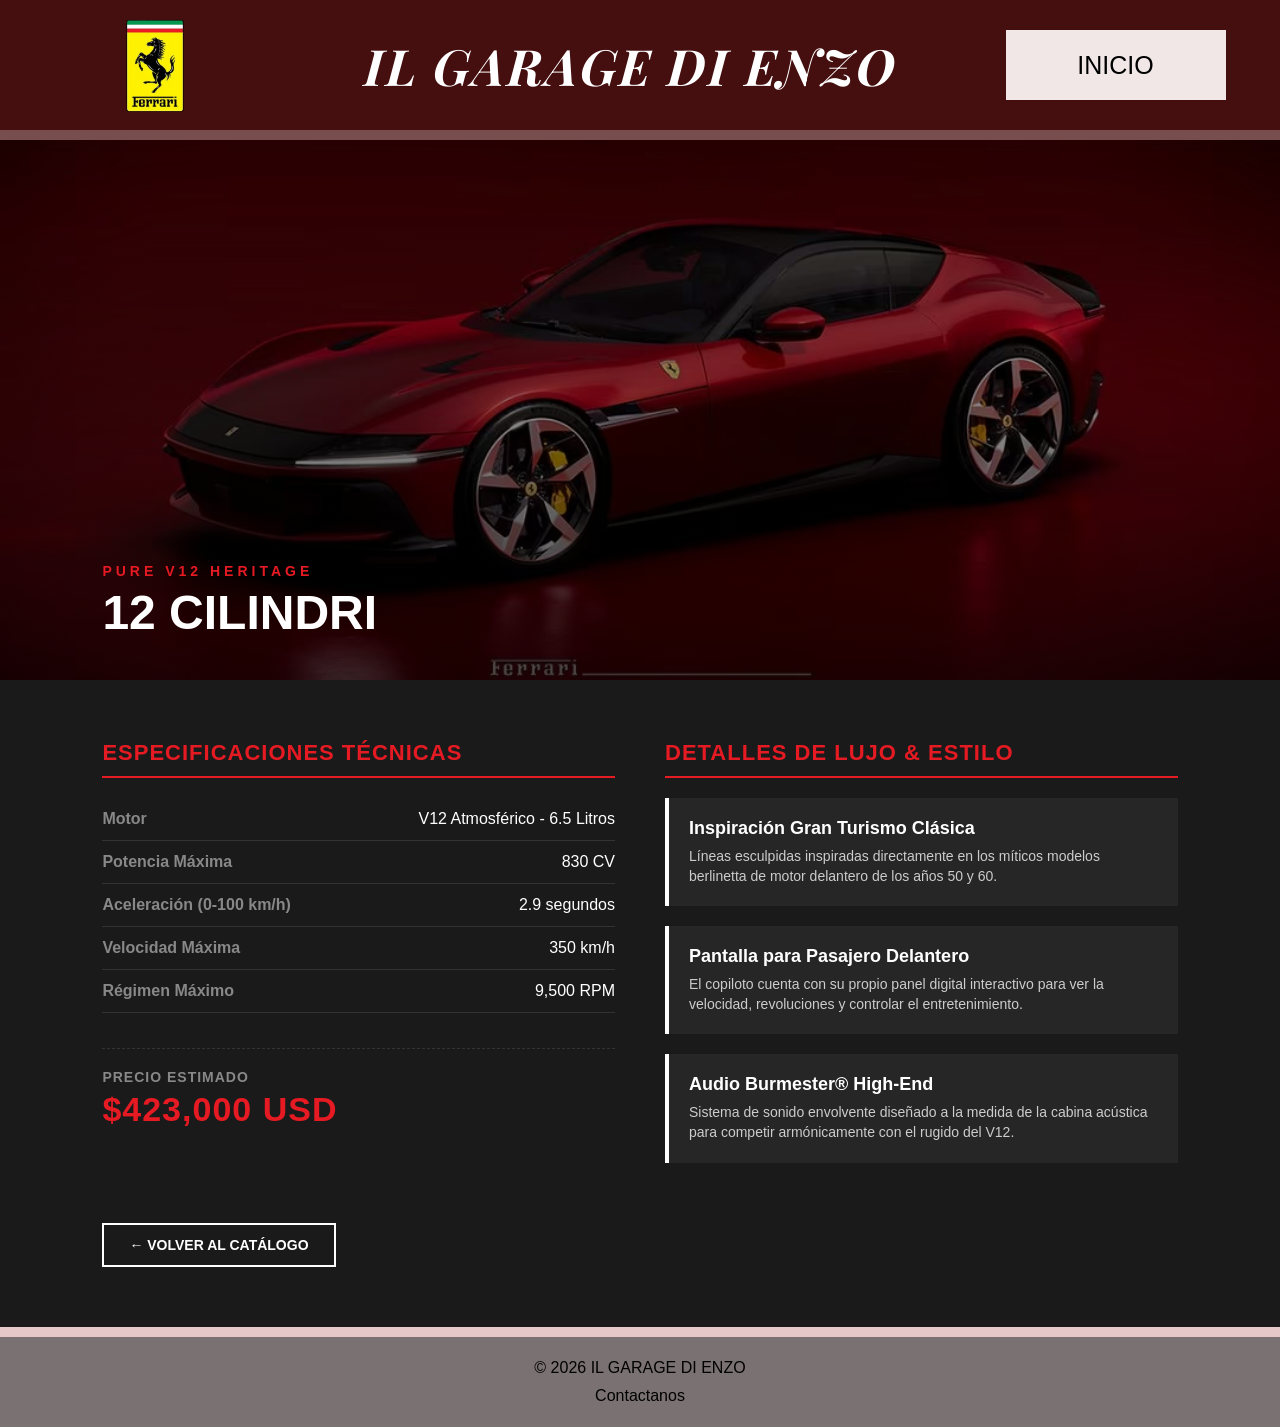
<file: 12cilindri.html>
<!DOCTYPE html>
<html lang="es">
<head>
    <meta charset="UTF-8">
    <meta name="viewport" content="width=device-width, initial-scale=1.0">
    <title>Ferrari 12 Cilindri - Detalles</title>
    <link rel="stylesheet" href="style.css">
    
    <!-- Google Fonts -->
    <link rel="preconnect" href="https://fonts.googleapis.com">
    <link rel="preconnect" href="https://fonts.gstatic.com" crossorigin>
    <link href="https://fonts.googleapis.com/css2?family=Imperial+Script&family=Inter:opsz,wght@14..32,100..900&family=Pacifico&family=Playfair+Display:ital,wght@0,400..900;1,400..900&display=swap" rel="stylesheet">

    <style>
        .titulo {
            font-family: 'Playfair Display', serif;
        }
        .detalle-hero {
            width: 100%;
            height: 60vh;
            background-image: linear-gradient(to bottom, rgba(0,0,0,0.2), rgba(0,0,0,0.7)), url('img/12cilindri.jpg');
            background-size: cover;
            background-position: center;
            display: flex;
            align-items: flex-end;
            padding: 40px 8%;
        }
        .detalle-titulo-contenedor { color: white; }
        .detalle-marca { color: #e61a22; font-size: 14px; letter-spacing: 4px; font-weight: bold; }
        .detalle-nombre-carro { font-size: 48px; font-weight: bold; margin-top: 5px; }
        .seccion-info { background-color: #1a1a1a; color: white; padding: 60px 8%; }
        .info-grid { display: flex; gap: 50px; flex-wrap: wrap; }
        .columna-especificaciones { flex: 1; min-width: 300px; }
        .columna-lujos { flex: 1; min-width: 300px; }
        .info-titulo { font-size: 22px; color: #e61a22; border-bottom: 2px solid #e61a22; padding-bottom: 10px; margin-bottom: 20px; letter-spacing: 1px; }
        .tabla-specs { width: 100%; border-collapse: collapse; }
        .tabla-specs tr { border-bottom: 1px solid #333; }
        .tabla-specs td { padding: 12px 0; font-size: 16px; }
        .spec-label { color: #888; font-weight: bold; }
        .spec-value { text-align: right; color: #fff; }
        .lujo-item { margin-bottom: 20px; background-color: #262626; padding: 20px; border-left: 4px solid white; }
        .lujo-item h4 { font-size: 18px; margin-bottom: 8px; color: #fff; }
        .lujo-item p { font-size: 14px; color: #cccccc; line-height: 1.4; }
        .btn-volver { display: inline-block; margin-top: 40px; background-color: transparent; color: white; border: 2px solid white; padding: 12px 25px; text-decoration: none; font-weight: bold; font-size: 14px; transition: all 0.3s ease; }
        .btn-volver:hover { background-color: white; color: black; }

        /* === ESTILOS DEL PRECIO === */
        .contenedor-precio {
            margin-top: 35px;
            padding-top: 20px;
            border-top: 1px dashed #333;
        }
        .precio-label {
            font-size: 14px;
            color: #888;
            font-weight: bold;
            letter-spacing: 1px;
            display: block;
            margin-bottom: 5px;
        }
        .precio-valor {
            font-size: 34px;
            color: #e61a22;
            font-weight: bold;
            letter-spacing: 1px;
        }
    </style>
</head>
<body>

    <header>
        <img class="logo" src="img/Ferrari-logo.jpg" alt="Logo Ferrari">
        <h1 class="titulo">IL GARAGE DI ENZO</h1>
        <a href="index.html" style="text-decoration: none;"><button class="boton">INICIO</button></a>
    </header>

    <section class="detalle-hero">
        <div class="detalle-titulo-contenedor">
            <span class="detalle-marca">PURE V12 HERITAGE</span>
            <h1 class="detalle-nombre-carro">12 CILINDRI</h1>
        </div>
    </section>

    <section class="seccion-info">
        <div class="info-grid">
            
            <div class="columna-especificaciones">
                <h3 class="info-titulo">ESPECIFICACIONES TÉCNICAS</h3>
                <table class="tabla-specs">
                    <tr>
                        <td class="spec-label">Motor</td>
                        <td class="spec-value">V12 Atmosférico - 6.5 Litros</td>
                    </tr>
                    <tr>
                        <td class="spec-label">Potencia Máxima</td>
                        <td class="spec-value">830 CV</td>
                    </tr>
                    <tr>
                        <td class="spec-label">Aceleración (0-100 km/h)</td>
                        <td class="spec-value">2.9 segundos</td>
                    </tr>
                    <tr>
                        <td class="spec-label">Velocidad Máxima</td>
                        <td class="spec-value">350 km/h</td>
                    </tr>
                    <tr>
                        <td class="spec-label">Régimen Máximo</td>
                        <td class="spec-value">9,500 RPM</td>
                    </tr>
                </table>

                <div class="contenedor-precio">
                    <span class="precio-label">PRECIO ESTIMADO</span>
                    <span class="precio-valor">$423,000 USD</span>
                </div>
            </div>

            <div class="columna-lujos">
                <h3 class="info-titulo">DETALLES DE LUJO & ESTILO</h3>
                
                <div class="lujo-item">
                    <h4>Inspiración Gran Turismo Clásica</h4>
                    <p>Líneas esculpidas inspiradas directamente en los míticos modelos berlinetta de motor delantero de los años 50 y 60.</p>
                </div>

                <div class="lujo-item">
                    <h4>Pantalla para Pasajero Delantero</h4>
                    <p>El copiloto cuenta con su propio panel digital interactivo para ver la velocidad, revoluciones y controlar el entretenimiento.</p>
                </div>

                <div class="lujo-item">
                    <h4>Audio Burmester® High-End</h4>
                    <p>Sistema de sonido envolvente diseñado a la medida de la cabina acústica para competir armónicamente con el rugido del V12.</p>
                </div>
            </div>

        </div>

        <a href="index.html" class="btn-volver">← VOLVER AL CATÁLOGO</a>
    </section>

   <footer>
            <p>© 2026 IL GARAGE DI ENZO</p>
            <div class="links">
                <a href="https://www.whatsapp.com/?lang=es" target="_blank">Contactanos</a>
            </div>
        </footer>

</body>
</html>
</file>
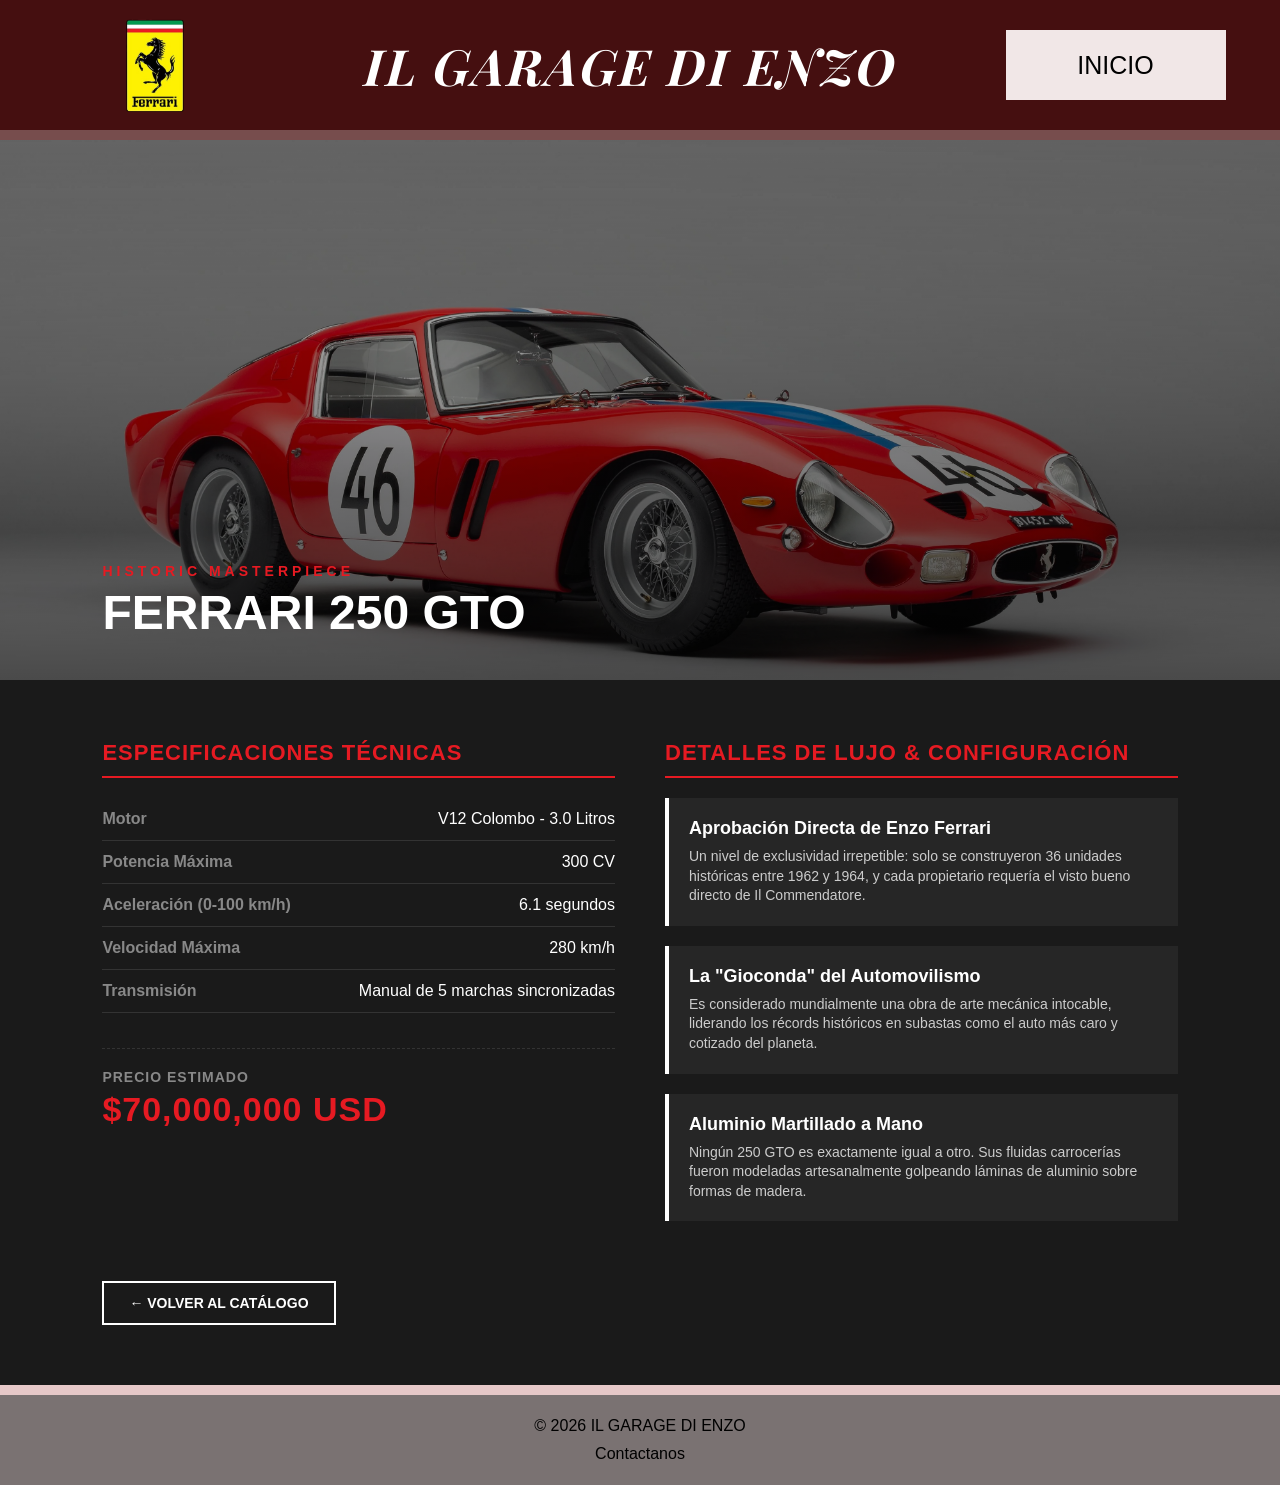
<file: 250gto.html>
<!DOCTYPE html>
<html lang="es">
<head>
    <meta charset="UTF-8">
    <meta name="viewport" content="width=device-width, initial-scale=1.0">
    <title>Ferrari 250 GTO - Detalles</title>
    <link rel="stylesheet" href="style.css">
    
    <!-- Google Fonts -->
    <link rel="preconnect" href="https://fonts.googleapis.com">
    <link rel="preconnect" href="https://fonts.gstatic.com" crossorigin>
    <link href="https://fonts.googleapis.com/css2?family=Imperial+Script&family=Inter:opsz,wght@14..32,100..900&family=Pacifico&family=Playfair+Display:ital,wght@0,400..900;1,400..900&display=swap" rel="stylesheet">

    <style>
        .titulo { font-family: 'Playfair Display', serif; }
        .detalle-hero {
            width: 100%;
            height: 60vh;
            background-image: linear-gradient(to bottom, rgba(0,0,0,0.2), rgba(0,0,0,0.7)), url('img/250gto.png');
            background-size: cover;
            background-position: center;
            display: flex;
            align-items: flex-end;
            padding: 40px 8%;
        }
        .detalle-titulo-contenedor { color: white; }
        .detalle-marca { color: #e61a22; font-size: 14px; letter-spacing: 4px; font-weight: bold; }
        .detalle-nombre-carro { font-size: 48px; font-weight: bold; margin-top: 5px; }
        .seccion-info { background-color: #1a1a1a; color: white; padding: 60px 8%; }
        .info-grid { display: flex; gap: 50px; flex-wrap: wrap; }
        .columna-especificaciones { flex: 1; min-width: 300px; }
        .columna-lujos { flex: 1; min-width: 300px; }
        .info-titulo { font-size: 22px; color: #e61a22; border-bottom: 2px solid #e61a22; padding-bottom: 10px; margin-bottom: 20px; letter-spacing: 1px; }
        .tabla-specs { width: 100%; border-collapse: collapse; }
        .tabla-specs tr { border-bottom: 1px solid #333; }
        .tabla-specs td { padding: 12px 0; font-size: 16px; }
        .spec-label { color: #888; font-weight: bold; }
        .spec-value { text-align: right; color: #fff; }
        .lujo-item { margin-bottom: 20px; background-color: #262626; padding: 20px; border-left: 4px solid white; }
        .lujo-item h4 { font-size: 18px; margin-bottom: 8px; color: #fff; }
        .lujo-item p { font-size: 14px; color: #cccccc; line-height: 1.4; }
        .btn-volver { display: inline-block; margin-top: 40px; background-color: transparent; color: white; border: 2px solid white; padding: 12px 25px; text-decoration: none; font-weight: bold; font-size: 14px; transition: all 0.3s ease; }
        .btn-volver:hover { background-color: white; color: black; }
        .contenedor-precio { margin-top: 35px; padding-top: 20px; border-top: 1px dashed #333; }
        .precio-label { font-size: 14px; color: #888; font-weight: bold; letter-spacing: 1px; display: block; margin-bottom: 5px; }
        .precio-valor { font-size: 34px; color: #e61a22; font-weight: bold; letter-spacing: 1px; }
    </style>
</head>
<body>

    <header>
        <img class="logo" src="img/Ferrari-logo.jpg" alt="Logo Ferrari">
        <h1 class="titulo">IL GARAGE DI ENZO</h1>
        <a href="index.html" style="text-decoration: none;"><button class="boton">INICIO</button></a>
    </header>

    <section class="detalle-hero">
        <div class="detalle-titulo-contenedor">
            <span class="detalle-marca">HISTORIC MASTERPIECE</span>
            <h1 class="detalle-nombre-carro">FERRARI 250 GTO</h1>
        </div>
    </section>

    <section class="seccion-info">
        <div class="info-grid">
            
            <div class="columna-especificaciones">
                <h3 class="info-titulo">ESPECIFICACIONES TÉCNICAS</h3>
                <table class="tabla-specs">
                    <tr>
                        <td class="spec-label">Motor</td>
                        <td class="spec-value">V12 Colombo - 3.0 Litros</td>
                    </tr>
                    <tr>
                        <td class="spec-label">Potencia Máxima</td>
                        <td class="spec-value">300 CV</td>
                    </tr>
                    <tr>
                        <td class="spec-label">Aceleración (0-100 km/h)</td>
                        <td class="spec-value">6.1 segundos</td>
                    </tr>
                    <tr>
                        <td class="spec-label">Velocidad Máxima</td>
                        <td class="spec-value">280 km/h</td>
                    </tr>
                    <tr>
                        <td class="spec-label">Transmisión</td>
                        <td class="spec-value">Manual de 5 marchas sincronizadas</td>
                    </tr>
                </table>

                <div class="contenedor-precio">
                    <span class="precio-label">PRECIO ESTIMADO</span>
                    <span class="precio-valor">$70,000,000 USD</span>
                </div>
            </div>

            <div class="columna-lujos">
                <h3 class="info-titulo">DETALLES DE LUJO & CONFIGURACIÓN</h3>
                
                <div class="lujo-item">
                    <h4>Aprobación Directa de Enzo Ferrari</h4>
                    <p>Un nivel de exclusividad irrepetible: solo se construyeron 36 unidades históricas entre 1962 y 1964, y cada propietario requería el visto bueno directo de Il Commendatore.</p>
                </div>

                <div class="lujo-item">
                    <h4>La "Gioconda" del Automovilismo</h4>
                    <p>Es considerado mundialmente una obra de arte mecánica intocable, liderando los récords históricos en subastas como el auto más caro y cotizado del planeta.</p>
                </div>

                <div class="lujo-item">
                    <h4>Aluminio Martillado a Mano</h4>
                    <p>Ningún 250 GTO es exactamente igual a otro. Sus fluidas carrocerías fueron modeladas artesanalmente golpeando láminas de aluminio sobre formas de madera.</p>
                </div>
            </div>

        </div>

        <a href="index.html" class="btn-volver">← VOLVER AL CATÁLOGO</a>
    </section>

    <footer>
            <p>© 2026 IL GARAGE DI ENZO</p>
            <div class="links">
                <a href="https://www.whatsapp.com/?lang=es" target="_blank">Contactanos</a>
            </div>
        </footer>

</body>
</html>
</file>
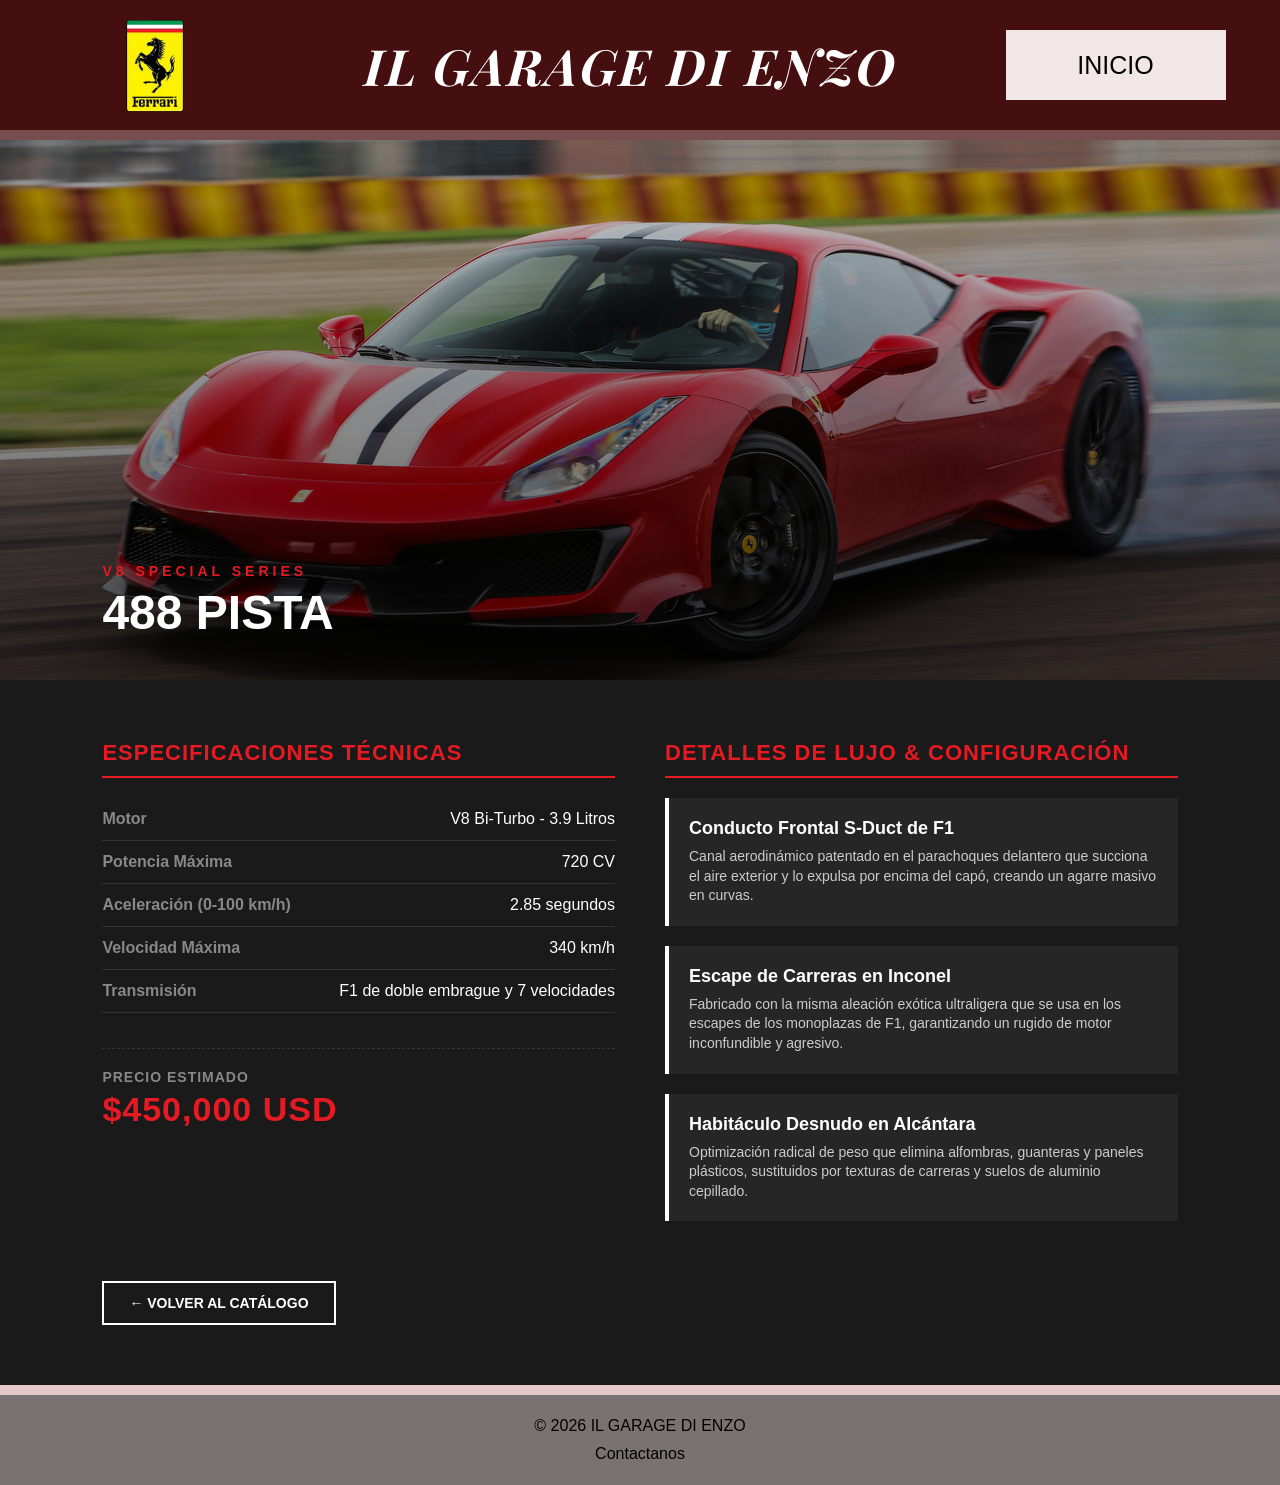
<file: 488pista.html>
<!DOCTYPE html>
<html lang="es">
<head>
    <meta charset="UTF-8">
    <meta name="viewport" content="width=device-width, initial-scale=1.0">
    <title>Ferrari 488 Pista - Detalles</title>
    <link rel="stylesheet" href="style.css">
    
    <!-- Google Fonts -->
    <link rel="preconnect" href="https://fonts.googleapis.com">
    <link rel="preconnect" href="https://fonts.gstatic.com" crossorigin>
    <link href="https://fonts.googleapis.com/css2?family=Imperial+Script&family=Inter:opsz,wght@14..32,100..900&family=Pacifico&family=Playfair+Display:ital,wght@0,400..900;1,400..900&display=swap" rel="stylesheet">

    <style>
        .titulo { font-family: 'Playfair Display', serif; }
        .detalle-hero {
            width: 100%;
            height: 60vh;
            background-image: linear-gradient(to bottom, rgba(0,0,0,0.2), rgba(0,0,0,0.7)), url('img/488pista.png');
            background-size: cover;
            background-position: center;
            display: flex;
            align-items: flex-end;
            padding: 40px 8%;
        }
        .detalle-titulo-contenedor { color: white; }
        .detalle-marca { color: #e61a22; font-size: 14px; letter-spacing: 4px; font-weight: bold; }
        .detalle-nombre-carro { font-size: 48px; font-weight: bold; margin-top: 5px; }
        .seccion-info { background-color: #1a1a1a; color: white; padding: 60px 8%; }
        .info-grid { display: flex; gap: 50px; flex-wrap: wrap; }
        .columna-especificaciones { flex: 1; min-width: 300px; }
        .columna-lujos { flex: 1; min-width: 300px; }
        .info-titulo { font-size: 22px; color: #e61a22; border-bottom: 2px solid #e61a22; padding-bottom: 10px; margin-bottom: 20px; letter-spacing: 1px; }
        .tabla-specs { width: 100%; border-collapse: collapse; }
        .tabla-specs tr { border-bottom: 1px solid #333; }
        .tabla-specs td { padding: 12px 0; font-size: 16px; }
        .spec-label { color: #888; font-weight: bold; }
        .spec-value { text-align: right; color: #fff; }
        .lujo-item { margin-bottom: 20px; background-color: #262626; padding: 20px; border-left: 4px solid white; }
        .lujo-item h4 { font-size: 18px; margin-bottom: 8px; color: #fff; }
        .lujo-item p { font-size: 14px; color: #cccccc; line-height: 1.4; }
        .btn-volver { display: inline-block; margin-top: 40px; background-color: transparent; color: white; border: 2px solid white; padding: 12px 25px; text-decoration: none; font-weight: bold; font-size: 14px; transition: all 0.3s ease; }
        .btn-volver:hover { background-color: white; color: black; }
        .contenedor-precio { margin-top: 35px; padding-top: 20px; border-top: 1px dashed #333; }
        .precio-label { font-size: 14px; color: #888; font-weight: bold; letter-spacing: 1px; display: block; margin-bottom: 5px; }
        .precio-valor { font-size: 34px; color: #e61a22; font-weight: bold; letter-spacing: 1px; }
    </style>
</head>
<body>

    <header>
        <img class="logo" src="img/Ferrari-logo.jpg" alt="Logo Ferrari">
        <h1 class="titulo">IL GARAGE DI ENZO</h1>
        <a href="index.html" style="text-decoration: none;"><button class="boton">INICIO</button></a>
    </header>

    <section class="detalle-hero">
        <div class="detalle-titulo-contenedor">
            <span class="detalle-marca">V8 SPECIAL SERIES</span>
            <h1 class="detalle-nombre-carro">488 PISTA</h1>
        </div>
    </section>

    <section class="seccion-info">
        <div class="info-grid">
            
            <div class="columna-especificaciones">
                <h3 class="info-titulo">ESPECIFICACIONES TÉCNICAS</h3>
                <table class="tabla-specs">
                    <tr>
                        <td class="spec-label">Motor</td>
                        <td class="spec-value">V8 Bi-Turbo - 3.9 Litros</td>
                    </tr>
                    <tr>
                        <td class="spec-label">Potencia Máxima</td>
                        <td class="spec-value">720 CV</td>
                    </tr>
                    <tr>
                        <td class="spec-label">Aceleración (0-100 km/h)</td>
                        <td class="spec-value">2.85 segundos</td>
                    </tr>
                    <tr>
                        <td class="spec-label">Velocidad Máxima</td>
                        <td class="spec-value">340 km/h</td>
                    </tr>
                    <tr>
                        <td class="spec-label">Transmisión</td>
                        <td class="spec-value">F1 de doble embrague y 7 velocidades</td>
                    </tr>
                </table>

                <div class="contenedor-precio">
                    <span class="precio-label">PRECIO ESTIMADO</span>
                    <span class="precio-valor">$450,000 USD</span>
                </div>
            </div>

            <div class="columna-lujos">
                <h3 class="info-titulo">DETALLES DE LUJO & CONFIGURACIÓN</h3>
                
                <div class="lujo-item">
                    <h4>Conducto Frontal S-Duct de F1</h4>
                    <p>Canal aerodinámico patentado en el parachoques delantero que succiona el aire exterior y lo expulsa por encima del capó, creando un agarre masivo en curvas.</p>
                </div>

                <div class="lujo-item">
                    <h4>Escape de Carreras en Inconel</h4>
                    <p>Fabricado con la misma aleación exótica ultraligera que se usa en los escapes de los monoplazas de F1, garantizando un rugido de motor inconfundible y agresivo.</p>
                </div>

                <div class="lujo-item">
                    <h4>Habitáculo Desnudo en Alcántara</h4>
                    <p>Optimización radical de peso que elimina alfombras, guanteras y paneles plásticos, sustituidos por texturas de carreras y suelos de aluminio cepillado.</p>
                </div>
            </div>

        </div>

        <a href="index.html" class="btn-volver">← VOLVER AL CATÁLOGO</a>
    </section>

    <footer>
            <p>© 2026 IL GARAGE DI ENZO</p>
            <div class="links">
                <a href="https://www.whatsapp.com/?lang=es" target="_blank">Contactanos</a>
            </div>
        </footer>

</body>
</html>
</file>
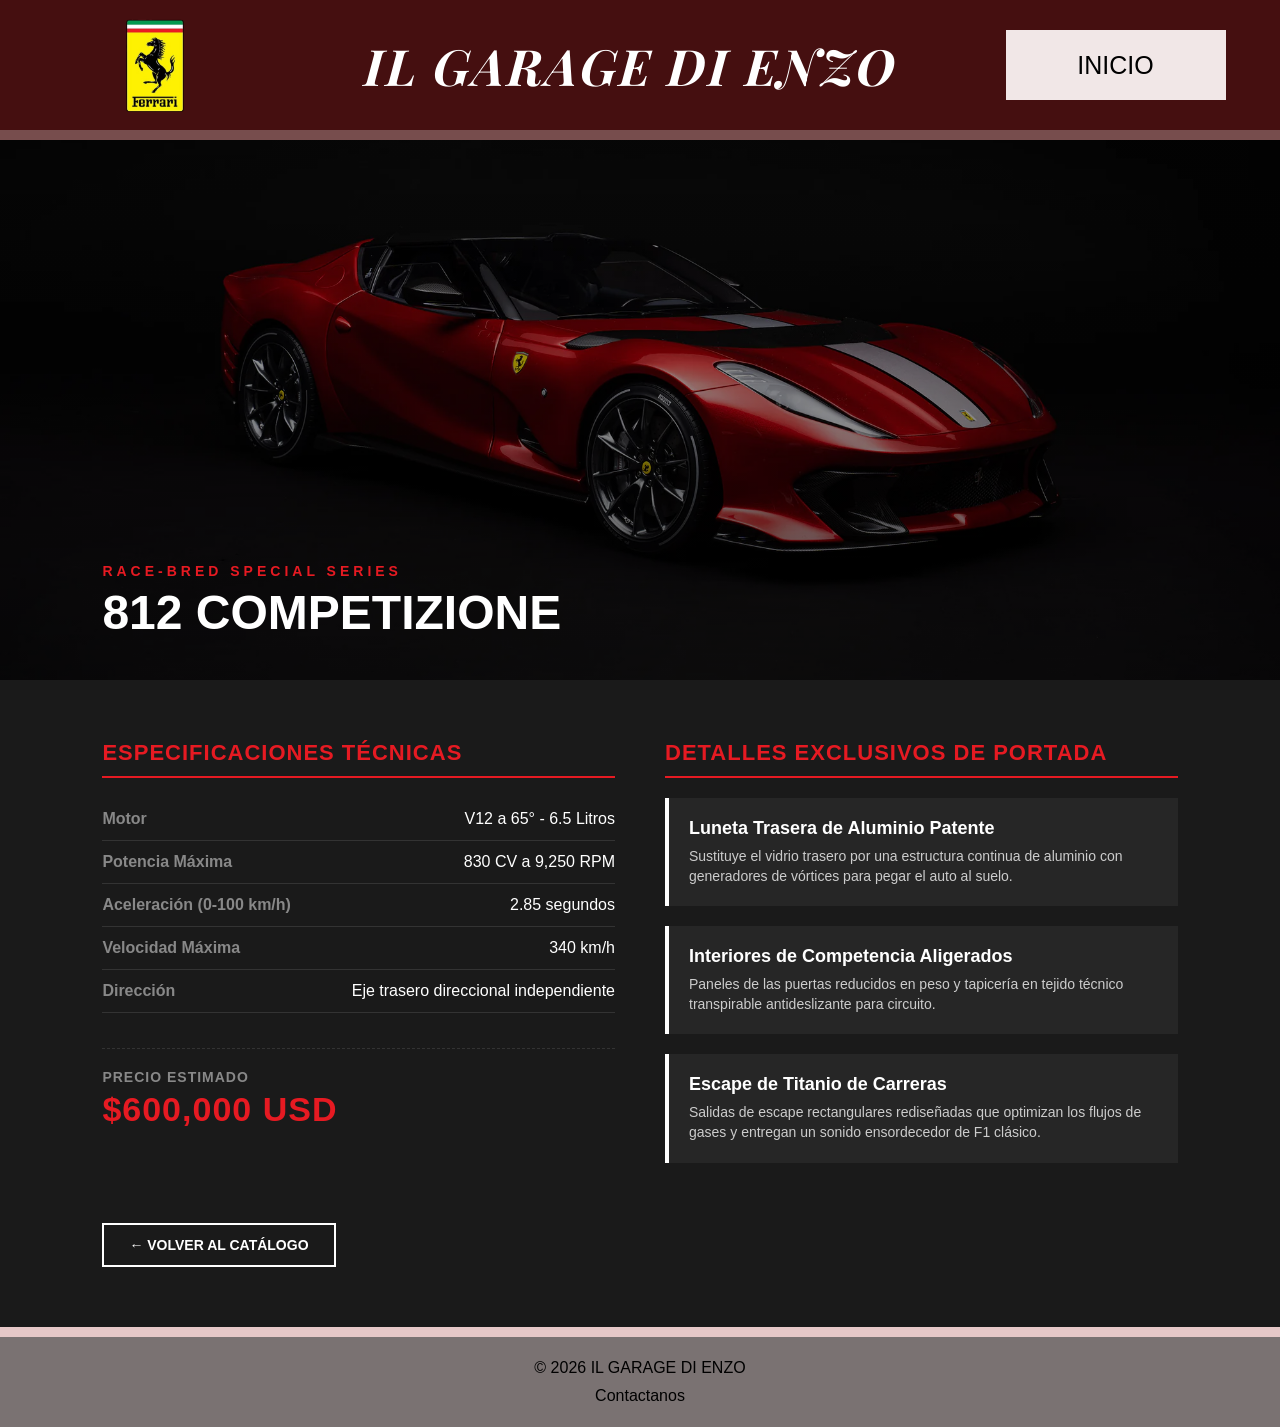
<file: 812competizione.html>
<!DOCTYPE html>
<html lang="es">
<head>
    <meta charset="UTF-8">
    <meta name="viewport" content="width=device-width, initial-scale=1.0">
    <title>Ferrari 812 Competizione - Detalles</title>
    <link rel="stylesheet" href="style.css">
    
    <!-- Google Fonts -->
    <link rel="preconnect" href="https://fonts.googleapis.com">
    <link rel="preconnect" href="https://fonts.gstatic.com" crossorigin>
    <link href="https://fonts.googleapis.com/css2?family=Imperial+Script&family=Inter:opsz,wght@14..32,100..900&family=Pacifico&family=Playfair+Display:ital,wght@0,400..900;1,400..900&display=swap" rel="stylesheet">

    <style>
        .titulo {
            font-family: 'Playfair Display', serif;
        }
        .detalle-hero {
            width: 100%;
            height: 60vh;
            background-image: linear-gradient(to bottom, rgba(0,0,0,0.2), rgba(0,0,0,0.7)), url('img/Ferrari-812-Competizione.png');
            background-size: cover;
            background-position: center;
            display: flex;
            align-items: flex-end;
            padding: 40px 8%;
        }
        .detalle-titulo-contenedor { color: white; }
        .detalle-marca { color: #e61a22; font-size: 14px; letter-spacing: 4px; font-weight: bold; }
        .detalle-nombre-carro { font-size: 48px; font-weight: bold; margin-top: 5px; }
        .seccion-info { background-color: #1a1a1a; color: white; padding: 60px 8%; }
        .info-grid { display: flex; gap: 50px; flex-wrap: wrap; }
        .columna-especificaciones { flex: 1; min-width: 300px; }
        .columna-lujos { flex: 1; min-width: 300px; }
        .info-titulo { font-size: 22px; color: #e61a22; border-bottom: 2px solid #e61a22; padding-bottom: 10px; margin-bottom: 20px; letter-spacing: 1px; }
        .tabla-specs { width: 100%; border-collapse: collapse; }
        .tabla-specs tr { border-bottom: 1px solid #333; }
        .tabla-specs td { padding: 12px 0; font-size: 16px; }
        .spec-label { color: #888; font-weight: bold; }
        .spec-value { text-align: right; color: #fff; }
        .lujo-item { margin-bottom: 20px; background-color: #262626; padding: 20px; border-left: 4px solid white; }
        .lujo-item h4 { font-size: 18px; margin-bottom: 8px; color: #fff; }
        .lujo-item p { font-size: 14px; color: #cccccc; line-height: 1.4; }
        .btn-volver { display: inline-block; margin-top: 40px; background-color: transparent; color: white; border: 2px solid white; padding: 12px 25px; text-decoration: none; font-weight: bold; font-size: 14px; transition: all 0.3s ease; }
        .btn-volver:hover { background-color: white; color: black; }

        /* === ESTILOS DEL PRECIO === */
        .contenedor-precio {
            margin-top: 35px;
            padding-top: 20px;
            border-top: 1px dashed #333;
        }
        .precio-label {
            font-size: 14px;
            color: #888;
            font-weight: bold;
            letter-spacing: 1px;
            display: block;
            margin-bottom: 5px;
        }
        .precio-valor {
            font-size: 34px;
            color: #e61a22;
            font-weight: bold;
            letter-spacing: 1px;
        }
    </style>
</head>
<body>

    <header>
        <img class="logo" src="img/Ferrari-logo.jpg" alt="Logo Ferrari">
        <h1 class="titulo">IL GARAGE DI ENZO</h1>
        <a href="index.html" style="text-decoration: none;"><button class="boton">INICIO</button></a>
    </header>

    <section class="detalle-hero">
        <div class="detalle-titulo-contenedor">
            <span class="detalle-marca">RACE-BRED SPECIAL SERIES</span>
            <h1 class="detalle-nombre-carro">812 COMPETIZIONE</h1>
        </div>
    </section>

    <section class="seccion-info">
        <div class="info-grid">
            
            <div class="columna-especificaciones">
                <h3 class="info-titulo">ESPECIFICACIONES TÉCNICAS</h3>
                <table class="tabla-specs">
                    <tr>
                        <td class="spec-label">Motor</td>
                        <td class="spec-value">V12 a 65° - 6.5 Litros</td>
                    </tr>
                    <tr>
                        <td class="spec-label">Potencia Máxima</td>
                        <td class="spec-value">830 CV a 9,250 RPM</td>
                    </tr>
                    <tr>
                        <td class="spec-label">Aceleración (0-100 km/h)</td>
                        <td class="spec-value">2.85 segundos</td>
                    </tr>
                    <tr>
                        <td class="spec-label">Velocidad Máxima</td>
                        <td class="spec-value">340 km/h</td>
                    </tr>
                    <tr>
                        <td class="spec-label">Dirección</td>
                        <td class="spec-value">Eje trasero direccional independiente</td>
                    </tr>
                </table>

                <div class="contenedor-precio">
                    <span class="precio-label">PRECIO ESTIMADO</span>
                    <span class="precio-valor">$600,000 USD</span>
                </div>
            </div>

            <div class="columna-lujos">
                <h3 class="info-titulo">DETALLES EXCLUSIVOS DE PORTADA</h3>
                
                <div class="lujo-item">
                    <h4>Luneta Trasera de Aluminio Patente</h4>
                    <p>Sustituye el vidrio trasero por una estructura continua de aluminio con generadores de vórtices para pegar el auto al suelo.</p>
                </div>

                <div class="lujo-item">
                    <h4>Interiores de Competencia Aligerados</h4>
                    <p>Paneles de las puertas reducidos en peso y tapicería en tejido técnico transpirable antideslizante para circuito.</p>
                </div>

                <div class="lujo-item">
                    <h4>Escape de Titanio de Carreras</h4>
                    <p>Salidas de escape rectangulares rediseñadas que optimizan los flujos de gases y entregan un sonido ensordecedor de F1 clásico.</p>
                </div>
            </div>

        </div>

        <a href="index.html" class="btn-volver">← VOLVER AL CATÁLOGO</a>
    </section>

    <footer>
            <p>© 2026 IL GARAGE DI ENZO</p>
            <div class="links">
                <a href="https://www.whatsapp.com/?lang=es" target="_blank">Contactanos</a>
            </div>
        </footer>
</body>
</html>
</file>
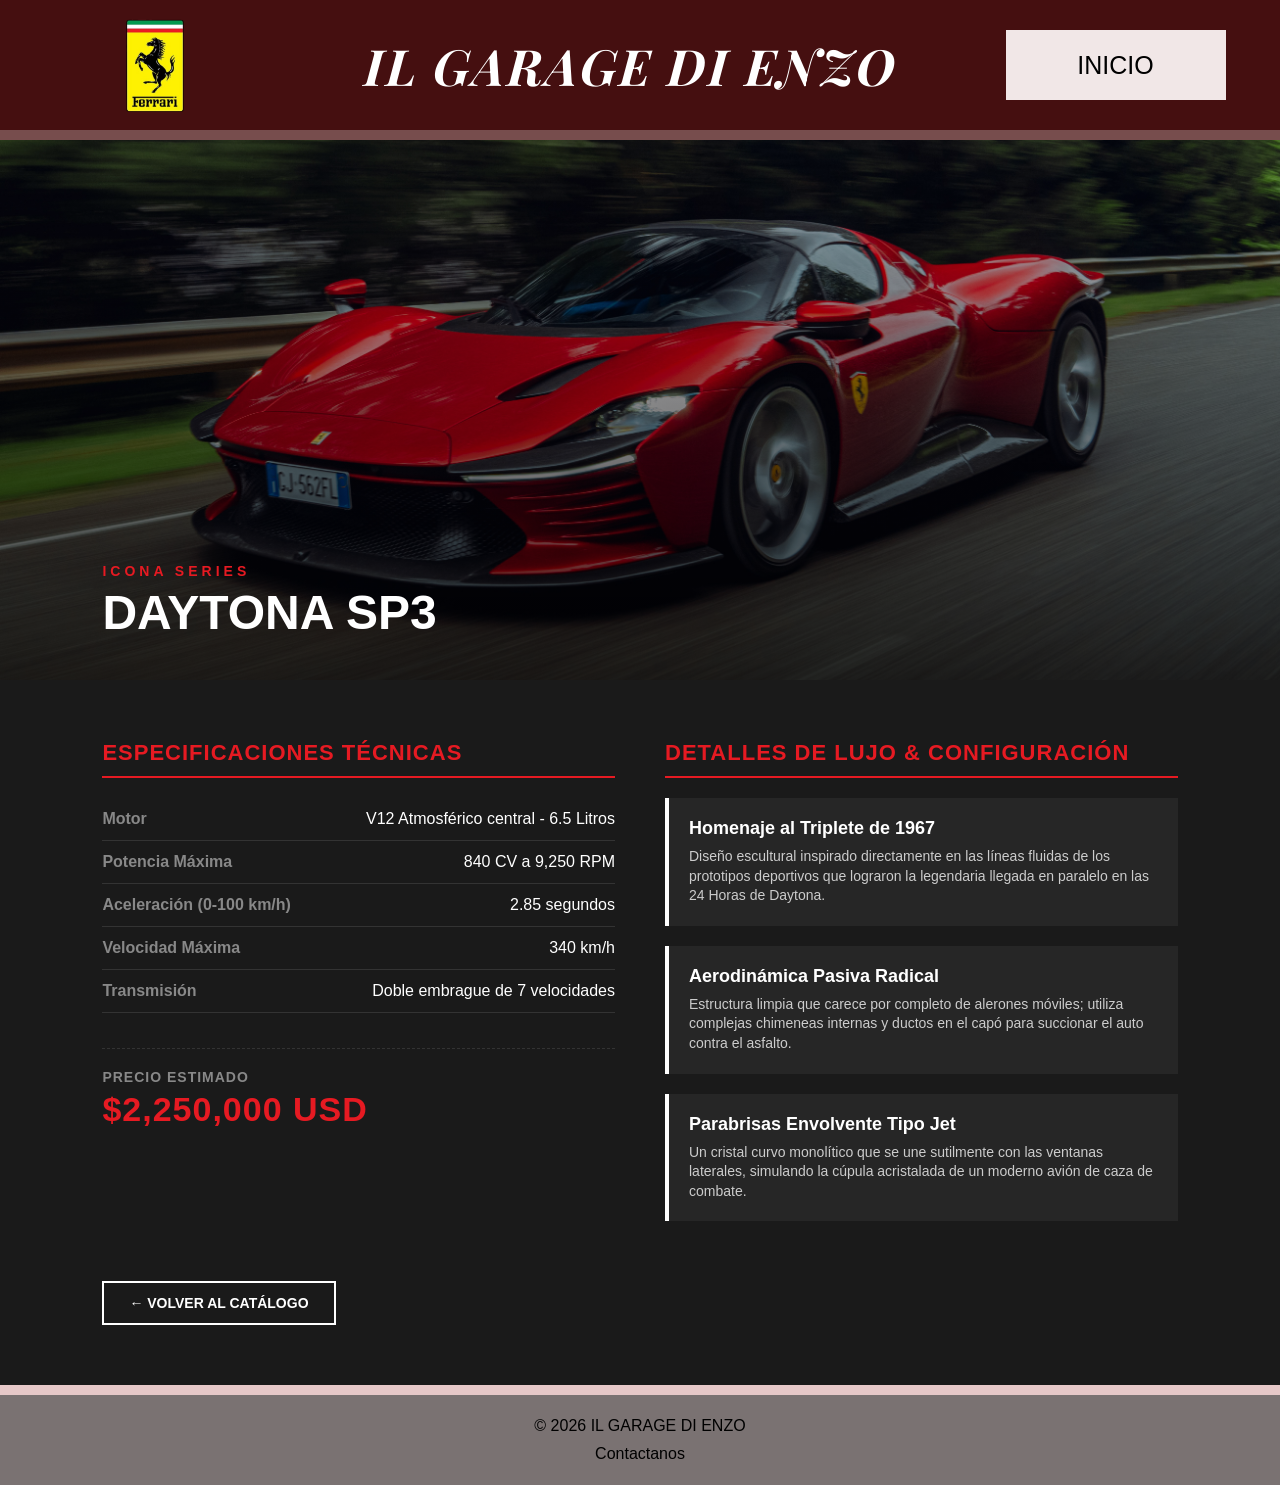
<file: daytonasp3.html>
<!DOCTYPE html>
<html lang="es">
<head>
    <meta charset="UTF-8">
    <meta name="viewport" content="width=device-width, initial-scale=1.0">
    <title>Ferrari Daytona SP3 - Detalles</title>
    <link rel="stylesheet" href="style.css">
    
    <!-- Google Fonts -->
    <link rel="preconnect" href="https://fonts.googleapis.com">
    <link rel="preconnect" href="https://fonts.gstatic.com" crossorigin>
    <link href="https://fonts.googleapis.com/css2?family=Imperial+Script&family=Inter:opsz,wght@14..32,100..900&family=Pacifico&family=Playfair+Display:ital,wght@0,400..900;1,400..900&display=swap" rel="stylesheet">

    <style>
        .titulo { font-family: 'Playfair Display', serif; }
        .detalle-hero {
            width: 100%;
            height: 60vh;
            background-image: linear-gradient(to bottom, rgba(0,0,0,0.2), rgba(0,0,0,0.7)), url('img/daytona-sp3.png');
            background-size: cover;
            background-position: center;
            display: flex;
            align-items: flex-end;
            padding: 40px 8%;
        }
        .detalle-titulo-contenedor { color: white; }
        .detalle-marca { color: #e61a22; font-size: 14px; letter-spacing: 4px; font-weight: bold; }
        .detalle-nombre-carro { font-size: 48px; font-weight: bold; margin-top: 5px; }
        .seccion-info { background-color: #1a1a1a; color: white; padding: 60px 8%; }
        .info-grid { display: flex; gap: 50px; flex-wrap: wrap; }
        .columna-especificaciones { flex: 1; min-width: 300px; }
        .columna-lujos { flex: 1; min-width: 300px; }
        .info-titulo { font-size: 22px; color: #e61a22; border-bottom: 2px solid #e61a22; padding-bottom: 10px; margin-bottom: 20px; letter-spacing: 1px; }
        .tabla-specs { width: 100%; border-collapse: collapse; }
        .tabla-specs tr { border-bottom: 1px solid #333; }
        .tabla-specs td { padding: 12px 0; font-size: 16px; }
        .spec-label { color: #888; font-weight: bold; }
        .spec-value { text-align: right; color: #fff; }
        .lujo-item { margin-bottom: 20px; background-color: #262626; padding: 20px; border-left: 4px solid white; }
        .lujo-item h4 { font-size: 18px; margin-bottom: 8px; color: #fff; }
        .lujo-item p { font-size: 14px; color: #cccccc; line-height: 1.4; }
        .btn-volver { display: inline-block; margin-top: 40px; background-color: transparent; color: white; border: 2px solid white; padding: 12px 25px; text-decoration: none; font-weight: bold; font-size: 14px; transition: all 0.3s ease; }
        .btn-volver:hover { background-color: white; color: black; }
        .contenedor-precio { margin-top: 35px; padding-top: 20px; border-top: 1px dashed #333; }
        .precio-label { font-size: 14px; color: #888; font-weight: bold; letter-spacing: 1px; display: block; margin-bottom: 5px; }
        .precio-valor { font-size: 34px; color: #e61a22; font-weight: bold; letter-spacing: 1px; }
    </style>
</head>
<body>

    <header>
        <img class="logo" src="img/Ferrari-logo.jpg" alt="Logo Ferrari">
        <h1 class="titulo">IL GARAGE DI ENZO</h1>
        <a href="index.html" style="text-decoration: none;"><button class="boton">INICIO</button></a>
    </header>

    <section class="detalle-hero">
        <div class="detalle-titulo-contenedor">
            <span class="detalle-marca">ICONA SERIES</span>
            <h1 class="detalle-nombre-carro">DAYTONA SP3</h1>
        </div>
    </section>

    <section class="seccion-info">
        <div class="info-grid">
            
            <div class="columna-especificaciones">
                <h3 class="info-titulo">ESPECIFICACIONES TÉCNICAS</h3>
                <table class="tabla-specs">
                    <tr>
                        <td class="spec-label">Motor</td>
                        <td class="spec-value">V12 Atmosférico central - 6.5 Litros</td>
                    </tr>
                    <tr>
                        <td class="spec-label">Potencia Máxima</td>
                        <td class="spec-value">840 CV a 9,250 RPM</td>
                    </tr>
                    <tr>
                        <td class="spec-label">Aceleración (0-100 km/h)</td>
                        <td class="spec-value">2.85 segundos</td>
                    </tr>
                    <tr>
                        <td class="spec-label">Velocidad Máxima</td>
                        <td class="spec-value">340 km/h</td>
                    </tr>
                    <tr>
                        <td class="spec-label">Transmisión</td>
                        <td class="spec-value">Doble embrague de 7 velocidades</td>
                    </tr>
                </table>

                <div class="contenedor-precio">
                    <span class="precio-label">PRECIO ESTIMADO</span>
                    <span class="precio-valor">$2,250,000 USD</span>
                </div>
            </div>

            <div class="columna-lujos">
                <h3 class="info-titulo">DETALLES DE LUJO & CONFIGURACIÓN</h3>
                
                <div class="lujo-item">
                    <h4>Homenaje al Triplete de 1967</h4>
                    <p>Diseño escultural inspirado directamente en las líneas fluidas de los prototipos deportivos que lograron la legendaria llegada en paralelo en las 24 Horas de Daytona.</p>
                </div>

                <div class="lujo-item">
                    <h4>Aerodinámica Pasiva Radical</h4>
                    <p>Estructura limpia que carece por completo de alerones móviles; utiliza complejas chimeneas internas y ductos en el capó para succionar el auto contra el asfalto.</p>
                </div>

                <div class="lujo-item">
                    <h4>Parabrisas Envolvente Tipo Jet</h4>
                    <p>Un cristal curvo monolítico que se une sutilmente con las ventanas laterales, simulando la cúpula acristalada de un moderno avión de caza de combate.</p>
                </div>
            </div>

        </div>

        <a href="index.html" class="btn-volver">← VOLVER AL CATÁLOGO</a>
    </section>

    <footer>
            <p>© 2026 IL GARAGE DI ENZO</p>
            <div class="links">
                <a href="https://www.whatsapp.com/?lang=es" target="_blank">Contactanos</a>
            </div>
        </footer>

</body>
</html>
</file>
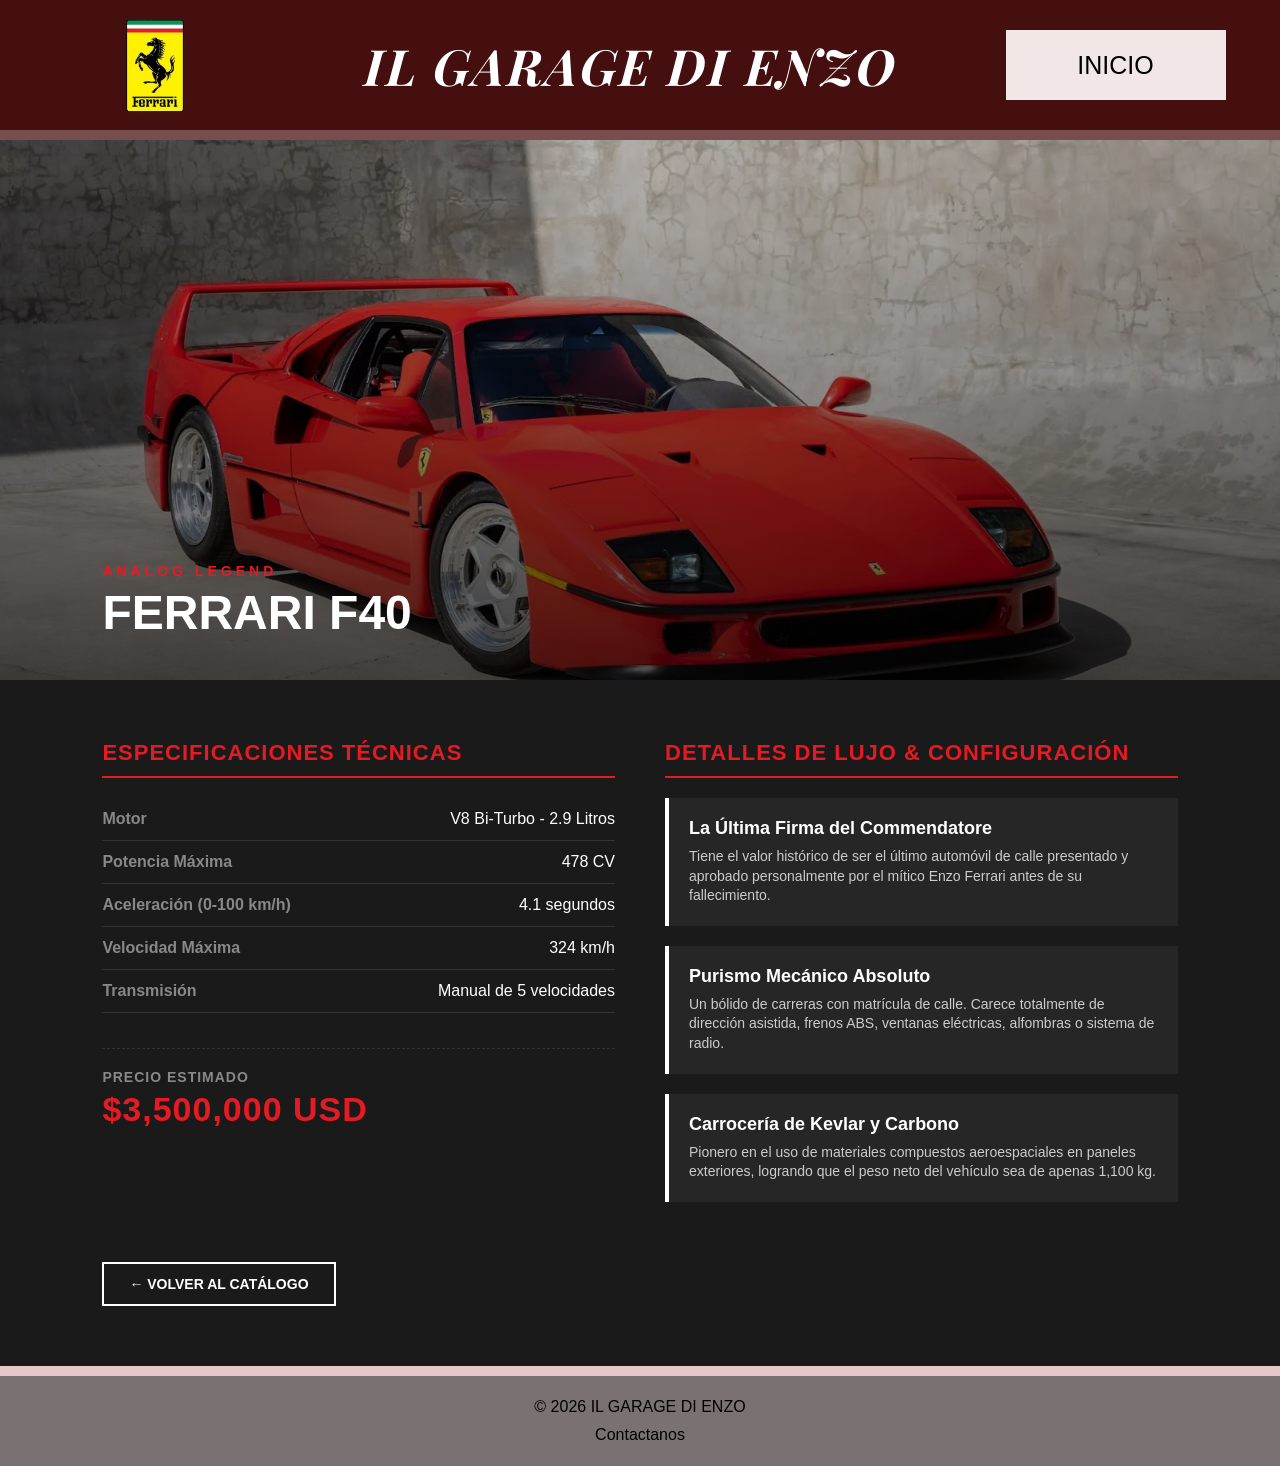
<file: f40.html>
<!DOCTYPE html>
<html lang="es">
<head>
    <meta charset="UTF-8">
    <meta name="viewport" content="width=device-width, initial-scale=1.0">
    <title>Ferrari F40 - Detalles</title>
    <link rel="stylesheet" href="style.css">
    
    <!-- Google Fonts -->
    <link rel="preconnect" href="https://fonts.googleapis.com">
    <link rel="preconnect" href="https://fonts.gstatic.com" crossorigin>
    <link href="https://fonts.googleapis.com/css2?family=Imperial+Script&family=Inter:opsz,wght@14..32,100..900&family=Pacifico&family=Playfair+Display:ital,wght@0,400..900;1,400..900&display=swap" rel="stylesheet">

    <style>
        .titulo { font-family: 'Playfair Display', serif; }
        .detalle-hero {
            width: 100%;
            height: 60vh;
            background-image: linear-gradient(to bottom, rgba(0,0,0,0.2), rgba(0,0,0,0.7)), url('img/ferrari-f40.png');
            background-size: cover;
            background-position: center;
            display: flex;
            align-items: flex-end;
            padding: 40px 8%;
        }
        .detalle-titulo-contenedor { color: white; }
        .detalle-marca { color: #e61a22; font-size: 14px; letter-spacing: 4px; font-weight: bold; }
        .detalle-nombre-carro { font-size: 48px; font-weight: bold; margin-top: 5px; }
        .seccion-info { background-color: #1a1a1a; color: white; padding: 60px 8%; }
        .info-grid { display: flex; gap: 50px; flex-wrap: wrap; }
        .columna-especificaciones { flex: 1; min-width: 300px; }
        .columna-lujos { flex: 1; min-width: 300px; }
        .info-titulo { font-size: 22px; color: #e61a22; border-bottom: 2px solid #e61a22; padding-bottom: 10px; margin-bottom: 20px; letter-spacing: 1px; }
        .tabla-specs { width: 100%; border-collapse: collapse; }
        .tabla-specs tr { border-bottom: 1px solid #333; }
        .tabla-specs td { padding: 12px 0; font-size: 16px; }
        .spec-label { color: #888; font-weight: bold; }
        .spec-value { text-align: right; color: #fff; }
        .lujo-item { margin-bottom: 20px; background-color: #262626; padding: 20px; border-left: 4px solid white; }
        .lujo-item h4 { font-size: 18px; margin-bottom: 8px; color: #fff; }
        .lujo-item p { font-size: 14px; color: #cccccc; line-height: 1.4; }
        .btn-volver { display: inline-block; margin-top: 40px; background-color: transparent; color: white; border: 2px solid white; padding: 12px 25px; text-decoration: none; font-weight: bold; font-size: 14px; transition: all 0.3s ease; }
        .btn-volver:hover { background-color: white; color: black; }
        .contenedor-precio { margin-top: 35px; padding-top: 20px; border-top: 1px dashed #333; }
        .precio-label { font-size: 14px; color: #888; font-weight: bold; letter-spacing: 1px; display: block; margin-bottom: 5px; }
        .precio-valor { font-size: 34px; color: #e61a22; font-weight: bold; letter-spacing: 1px; }
    </style>
</head>
<body>

    <header>
        <img class="logo" src="img/Ferrari-logo.jpg" alt="Logo Ferrari">
        <h1 class="titulo">IL GARAGE DI ENZO</h1>
        <a href="index.html" style="text-decoration: none;"><button class="boton">INICIO</button></a>
    </header>

    <section class="detalle-hero">
        <div class="detalle-titulo-contenedor">
            <span class="detalle-marca">ANALOG LEGEND</span>
            <h1 class="detalle-nombre-carro">FERRARI F40</h1>
        </div>
    </section>

    <section class="seccion-info">
        <div class="info-grid">
            
            <div class="columna-especificaciones">
                <h3 class="info-titulo">ESPECIFICACIONES TÉCNICAS</h3>
                <table class="tabla-specs">
                    <tr>
                        <td class="spec-label">Motor</td>
                        <td class="spec-value">V8 Bi-Turbo - 2.9 Litros</td>
                    </tr>
                    <tr>
                        <td class="spec-label">Potencia Máxima</td>
                        <td class="spec-value">478 CV</td>
                    </tr>
                    <tr>
                        <td class="spec-label">Aceleración (0-100 km/h)</td>
                        <td class="spec-value">4.1 segundos</td>
                    </tr>
                    <tr>
                        <td class="spec-label">Velocidad Máxima</td>
                        <td class="spec-value">324 km/h</td>
                    </tr>
                    <tr>
                        <td class="spec-label">Transmisión</td>
                        <td class="spec-value">Manual de 5 velocidades</td>
                    </tr>
                </table>

                <div class="contenedor-precio">
                    <span class="precio-label">PRECIO ESTIMADO</span>
                    <span class="precio-valor">$3,500,000 USD</span>
                </div>
            </div>

            <div class="columna-lujos">
                <h3 class="info-titulo">DETALLES DE LUJO & CONFIGURACIÓN</h3>
                
                <div class="lujo-item">
                    <h4>La Última Firma del Commendatore</h4>
                    <p>Tiene el valor histórico de ser el último automóvil de calle presentado y aprobado personalmente por el mítico Enzo Ferrari antes de su fallecimiento.</p>
                </div>

                <div class="lujo-item">
                    <h4>Purismo Mecánico Absoluto</h4>
                    <p>Un bólido de carreras con matrícula de calle. Carece totalmente de dirección asistida, frenos ABS, ventanas eléctricas, alfombras o sistema de radio.</p>
                </div>

                <div class="lujo-item">
                    <h4>Carrocería de Kevlar y Carbono</h4>
                    <p>Pionero en el uso de materiales compuestos aeroespaciales en paneles exteriores, logrando que el peso neto del vehículo sea de apenas 1,100 kg.</p>
                </div>
            </div>

        </div>

        <a href="index.html" class="btn-volver">← VOLVER AL CATÁLOGO</a>
    </section>

    <footer>
            <p>© 2026 IL GARAGE DI ENZO</p>
            <div class="links">
                <a href="https://www.whatsapp.com/?lang=es" target="_blank">Contactanos</a>
            </div>
        </footer>

</body>
</html>
</file>
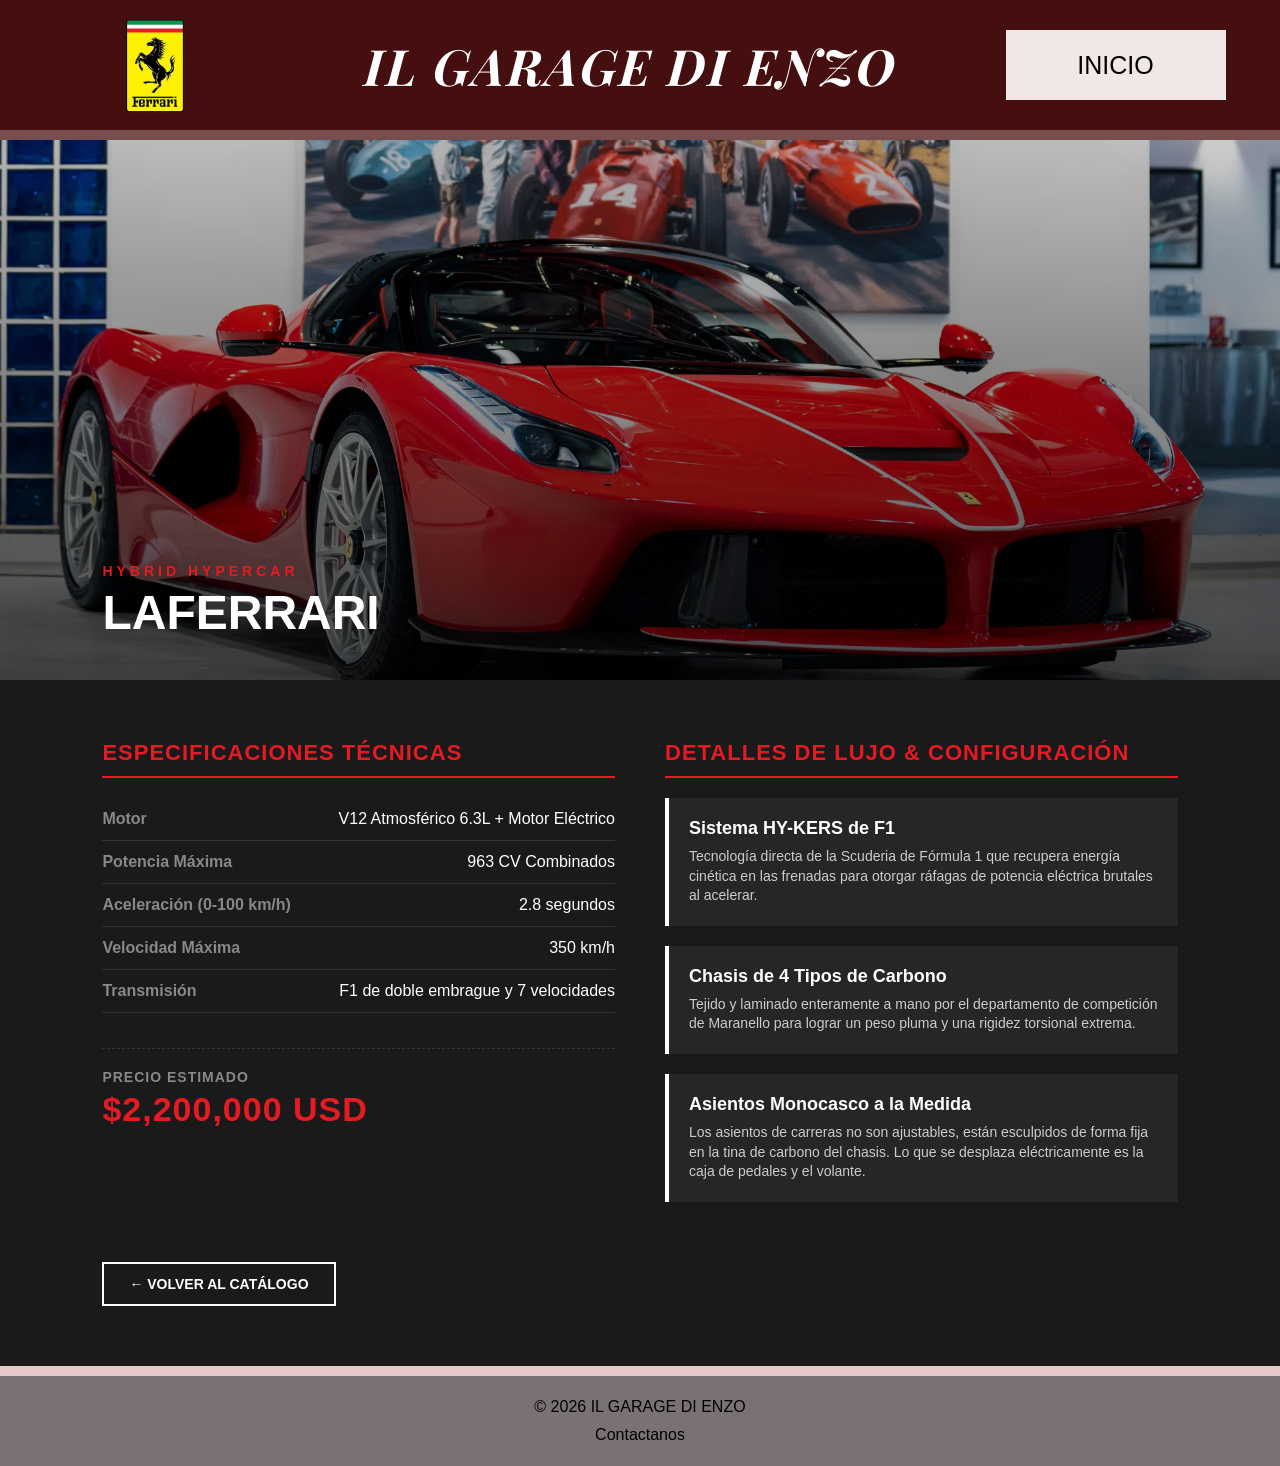
<file: laferrari.html>
<!DOCTYPE html>
<html lang="es">
<head>
    <meta charset="UTF-8">
    <meta name="viewport" content="width=device-width, initial-scale=1.0">
    <title>Ferrari LaFerrari - Detalles</title>
    <link rel="stylesheet" href="style.css">
    
    <!-- Google Fonts -->
    <link rel="preconnect" href="https://fonts.googleapis.com">
    <link rel="preconnect" href="https://fonts.gstatic.com" crossorigin>
    <link href="https://fonts.googleapis.com/css2?family=Imperial+Script&family=Inter:opsz,wght@14..32,100..900&family=Pacifico&family=Playfair+Display:ital,wght@0,400..900;1,400..900&display=swap" rel="stylesheet">

    <style>
        .titulo { font-family: 'Playfair Display', serif; }
        .detalle-hero {
            width: 100%;
            height: 60vh;
            background-image: linear-gradient(to bottom, rgba(0,0,0,0.2), rgba(0,0,0,0.7)), url('img/laferrari.png');
            background-size: cover;
            background-position: center;
            display: flex;
            align-items: flex-end;
            padding: 40px 8%;
        }
        .detalle-titulo-contenedor { color: white; }
        .detalle-marca { color: #e61a22; font-size: 14px; letter-spacing: 4px; font-weight: bold; }
        .detalle-nombre-carro { font-size: 48px; font-weight: bold; margin-top: 5px; }
        .seccion-info { background-color: #1a1a1a; color: white; padding: 60px 8%; }
        .info-grid { display: flex; gap: 50px; flex-wrap: wrap; }
        .columna-especificaciones { flex: 1; min-width: 300px; }
        .columna-lujos { flex: 1; min-width: 300px; }
        .info-titulo { font-size: 22px; color: #e61a22; border-bottom: 2px solid #e61a22; padding-bottom: 10px; margin-bottom: 20px; letter-spacing: 1px; }
        .tabla-specs { width: 100%; border-collapse: collapse; }
        .tabla-specs tr { border-bottom: 1px solid #333; }
        .tabla-specs td { padding: 12px 0; font-size: 16px; }
        .spec-label { color: #888; font-weight: bold; }
        .spec-value { text-align: right; color: #fff; }
        .lujo-item { margin-bottom: 20px; background-color: #262626; padding: 20px; border-left: 4px solid white; }
        .lujo-item h4 { font-size: 18px; margin-bottom: 8px; color: #fff; }
        .lujo-item p { font-size: 14px; color: #cccccc; line-height: 1.4; }
        .btn-volver { display: inline-block; margin-top: 40px; background-color: transparent; color: white; border: 2px solid white; padding: 12px 25px; text-decoration: none; font-weight: bold; font-size: 14px; transition: all 0.3s ease; }
        .btn-volver:hover { background-color: white; color: black; }
        .contenedor-precio { margin-top: 35px; padding-top: 20px; border-top: 1px dashed #333; }
        .precio-label { font-size: 14px; color: #888; font-weight: bold; letter-spacing: 1px; display: block; margin-bottom: 5px; }
        .precio-valor { font-size: 34px; color: #e61a22; font-weight: bold; letter-spacing: 1px; }
    </style>
</head>
<body>

    <header>
        <img class="logo" src="img/Ferrari-logo.jpg" alt="Logo Ferrari">
        <h1 class="titulo">IL GARAGE DI ENZO</h1>
        <a href="index.html" style="text-decoration: none;"><button class="boton">INICIO</button></a>
    </header>

    <section class="detalle-hero">
        <div class="detalle-titulo-contenedor">
            <span class="detalle-marca">HYBRID HYPERCAR</span>
            <h1 class="detalle-nombre-carro">LAFERRARI</h1>
        </div>
    </section>

    <section class="seccion-info">
        <div class="info-grid">
            
            <div class="columna-especificaciones">
                <h3 class="info-titulo">ESPECIFICACIONES TÉCNICAS</h3>
                <table class="tabla-specs">
                    <tr>
                        <td class="spec-label">Motor</td>
                        <td class="spec-value">V12 Atmosférico 6.3L + Motor Eléctrico</td>
                    </tr>
                    <tr>
                        <td class="spec-label">Potencia Máxima</td>
                        <td class="spec-value">963 CV Combinados</td>
                    </tr>
                    <tr>
                        <td class="spec-label">Aceleración (0-100 km/h)</td>
                        <td class="spec-value">2.8 segundos</td>
                    </tr>
                    <tr>
                        <td class="spec-label">Velocidad Máxima</td>
                        <td class="spec-value">350 km/h</td>
                    </tr>
                    <tr>
                        <td class="spec-label">Transmisión</td>
                        <td class="spec-value">F1 de doble embrague y 7 velocidades</td>
                    </tr>
                </table>

                <div class="contenedor-precio">
                    <span class="precio-label">PRECIO ESTIMADO</span>
                    <span class="precio-valor">$2,200,000 USD</span>
                </div>
            </div>

            <div class="columna-lujos">
                <h3 class="info-titulo">DETALLES DE LUJO & CONFIGURACIÓN</h3>
                
                <div class="lujo-item">
                    <h4>Sistema HY-KERS de F1</h4>
                    <p>Tecnología directa de la Scuderia de Fórmula 1 que recupera energía cinética en las frenadas para otorgar ráfagas de potencia eléctrica brutales al acelerar.</p>
                </div>

                <div class="lujo-item">
                    <h4>Chasis de 4 Tipos de Carbono</h4>
                    <p>Tejido y laminado enteramente a mano por el departamento de competición de Maranello para lograr un peso pluma y una rigidez torsional extrema.</p>
                </div>

                <div class="lujo-item">
                    <h4>Asientos Monocasco a la Medida</h4>
                    <p>Los asientos de carreras no son ajustables, están esculpidos de forma fija en la tina de carbono del chasis. Lo que se desplaza eléctricamente es la caja de pedales y el volante.</p>
                </div>
            </div>

        </div>

        <a href="index.html" class="btn-volver">← VOLVER AL CATÁLOGO</a>
    </section>

    <footer>
            <p>© 2026 IL GARAGE DI ENZO</p>
            <div class="links">
                <a href="https://www.whatsapp.com/?lang=es" target="_blank">Contactanos</a>
            </div>
        </footer>

</body>
</html>
</file>
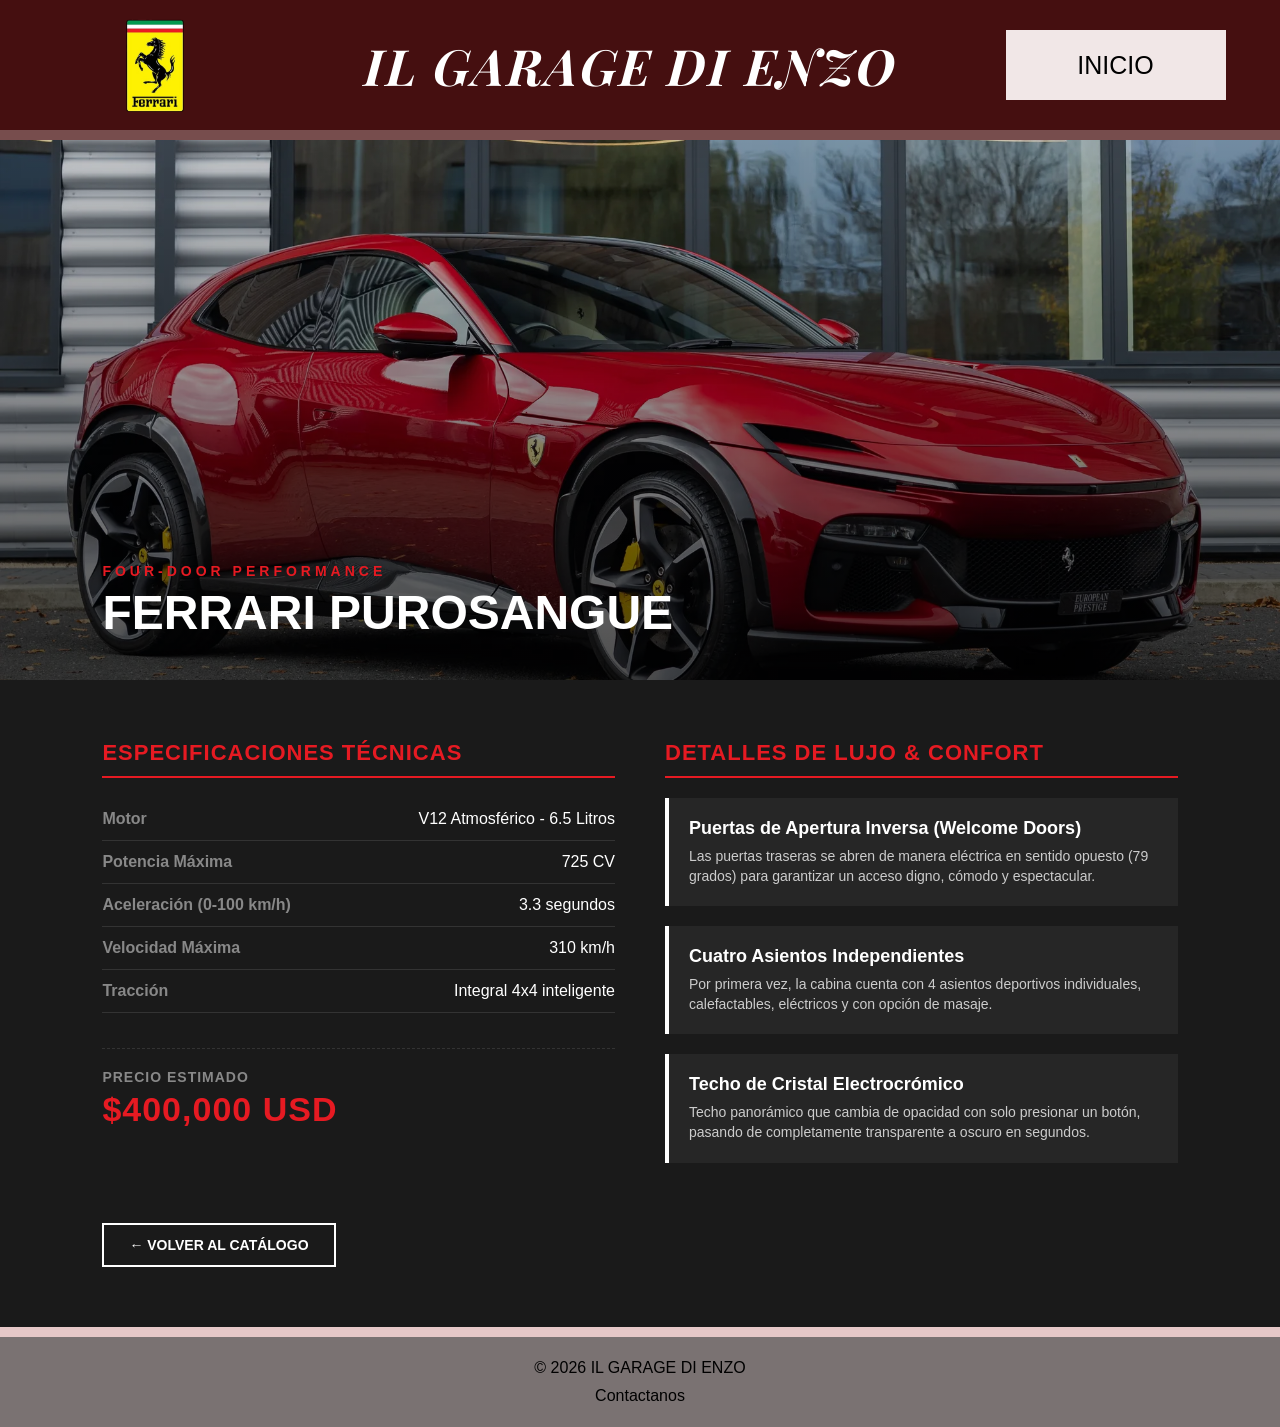
<file: purosangue.html>
<!DOCTYPE html>
<html lang="es">
<head>
    <meta charset="UTF-8">
    <meta name="viewport" content="width=device-width, initial-scale=1.0">
    <title>Ferrari Purosangue - Detalles</title>
    <link rel="stylesheet" href="style.css">
    
    <!-- Google Fonts -->
    <link rel="preconnect" href="https://fonts.googleapis.com">
    <link rel="preconnect" href="https://fonts.gstatic.com" crossorigin>
    <link href="https://fonts.googleapis.com/css2?family=Imperial+Script&family=Inter:opsz,wght@14..32,100..900&family=Pacifico&family=Playfair+Display:ital,wght@0,400..900;1,400..900&display=swap" rel="stylesheet">

    <style>
        .titulo {
            font-family: 'Playfair Display', serif;
        }
        .detalle-hero {
            width: 100%;
            height: 60vh;
            background-image: linear-gradient(to bottom, rgba(0,0,0,0.2), rgba(0,0,0,0.7)), url('img/Ferrari-Purosangue.png');
            background-size: cover;
            background-position: center;
            display: flex;
            align-items: flex-end;
            padding: 40px 8%;
        }
        .detalle-titulo-contenedor { color: white; }
        .detalle-marca { color: #e61a22; font-size: 14px; letter-spacing: 4px; font-weight: bold; }
        .detalle-nombre-carro { font-size: 48px; font-weight: bold; margin-top: 5px; }
        .seccion-info { background-color: #1a1a1a; color: white; padding: 60px 8%; }
        .info-grid { display: flex; gap: 50px; flex-wrap: wrap; }
        .columna-especificaciones { flex: 1; min-width: 300px; }
        .columna-lujos { flex: 1; min-width: 300px; }
        .info-titulo { font-size: 22px; color: #e61a22; border-bottom: 2px solid #e61a22; padding-bottom: 10px; margin-bottom: 20px; letter-spacing: 1px; }
        .tabla-specs { width: 100%; border-collapse: collapse; }
        .tabla-specs tr { border-bottom: 1px solid #333; }
        .tabla-specs td { padding: 12px 0; font-size: 16px; }
        .spec-label { color: #888; font-weight: bold; }
        .spec-value { text-align: right; color: #fff; }
        .lujo-item { margin-bottom: 20px; background-color: #262626; padding: 20px; border-left: 4px solid white; }
        .lujo-item h4 { font-size: 18px; margin-bottom: 8px; color: #fff; }
        .lujo-item p { font-size: 14px; color: #cccccc; line-height: 1.4; }
        .btn-volver { display: inline-block; margin-top: 40px; background-color: transparent; color: white; border: 2px solid white; padding: 12px 25px; text-decoration: none; font-weight: bold; font-size: 14px; transition: all 0.3s ease; }
        .btn-volver:hover { background-color: white; color: black; }

        /* === ESTILOS DEL PRECIO === */
        .contenedor-precio {
            margin-top: 35px;
            padding-top: 20px;
            border-top: 1px dashed #333;
        }
        .precio-label {
            font-size: 14px;
            color: #888;
            font-weight: bold;
            letter-spacing: 1px;
            display: block;
            margin-bottom: 5px;
        }
        .precio-valor {
            font-size: 34px;
            color: #e61a22;
            font-weight: bold;
            letter-spacing: 1px;
        }
    </style>
</head>
<body>

    <header>
        <img class="logo" src="img/Ferrari-logo.jpg" alt="Logo Ferrari">
        <h1 class="titulo">IL GARAGE DI ENZO</h1>
        <a href="index.html" style="text-decoration: none;"><button class="boton">INICIO</button></a>
    </header>

    <section class="detalle-hero">
        <div class="detalle-titulo-contenedor">
            <span class="detalle-marca">FOUR-DOOR PERFORMANCE</span>
            <h1 class="detalle-nombre-carro">FERRARI PUROSANGUE</h1>
        </div>
    </section>

    <section class="seccion-info">
        <div class="info-grid">
            
            <div class="columna-especificaciones">
                <h3 class="info-titulo">ESPECIFICACIONES TÉCNICAS</h3>
                <table class="tabla-specs">
                    <tr>
                        <td class="spec-label">Motor</td>
                        <td class="spec-value">V12 Atmosférico - 6.5 Litros</td>
                    </tr>
                    <tr>
                        <td class="spec-label">Potencia Máxima</td>
                        <td class="spec-value">725 CV</td>
                    </tr>
                    <tr>
                        <td class="spec-label">Aceleración (0-100 km/h)</td>
                        <td class="spec-value">3.3 segundos</td>
                    </tr>
                    <tr>
                        <td class="spec-label">Velocidad Máxima</td>
                        <td class="spec-value">310 km/h</td>
                    </tr>
                    <tr>
                        <td class="spec-label">Tracción</td>
                        <td class="spec-value">Integral 4x4 inteligente</td>
                    </tr>
                </table>

                <div class="contenedor-precio">
                    <span class="precio-label">PRECIO ESTIMADO</span>
                    <span class="precio-valor">$400,000 USD</span>
                </div>
            </div>

            <div class="columna-lujos">
                <h3 class="info-titulo">DETALLES DE LUJO & CONFORT</h3>
                
                <div class="lujo-item">
                    <h4>Puertas de Apertura Inversa (Welcome Doors)</h4>
                    <p>Las puertas traseras se abren de manera eléctrica en sentido opuesto (79 grados) para garantizar un acceso digno, cómodo y espectacular.</p>
                </div>

                <div class="lujo-item">
                    <h4>Cuatro Asientos Independientes</h4>
                    <p>Por primera vez, la cabina cuenta con 4 asientos deportivos individuales, calefactables, eléctricos y con opción de masaje.</p>
                </div>

                <div class="lujo-item">
                    <h4>Techo de Cristal Electrocrómico</h4>
                    <p>Techo panorámico que cambia de opacidad con solo presionar un botón, pasando de completamente transparente a oscuro en segundos.</p>
                </div>
            </div>

        </div>

        <a href="index.html" class="btn-volver">← VOLVER AL CATÁLOGO</a>
    </section>

   <footer>
            <p>© 2026 IL GARAGE DI ENZO</p>
            <div class="links">
                <a href="https://www.whatsapp.com/?lang=es" target="_blank">Contactanos</a>
            </div>
        </footer>

</body>
</html>
</file>
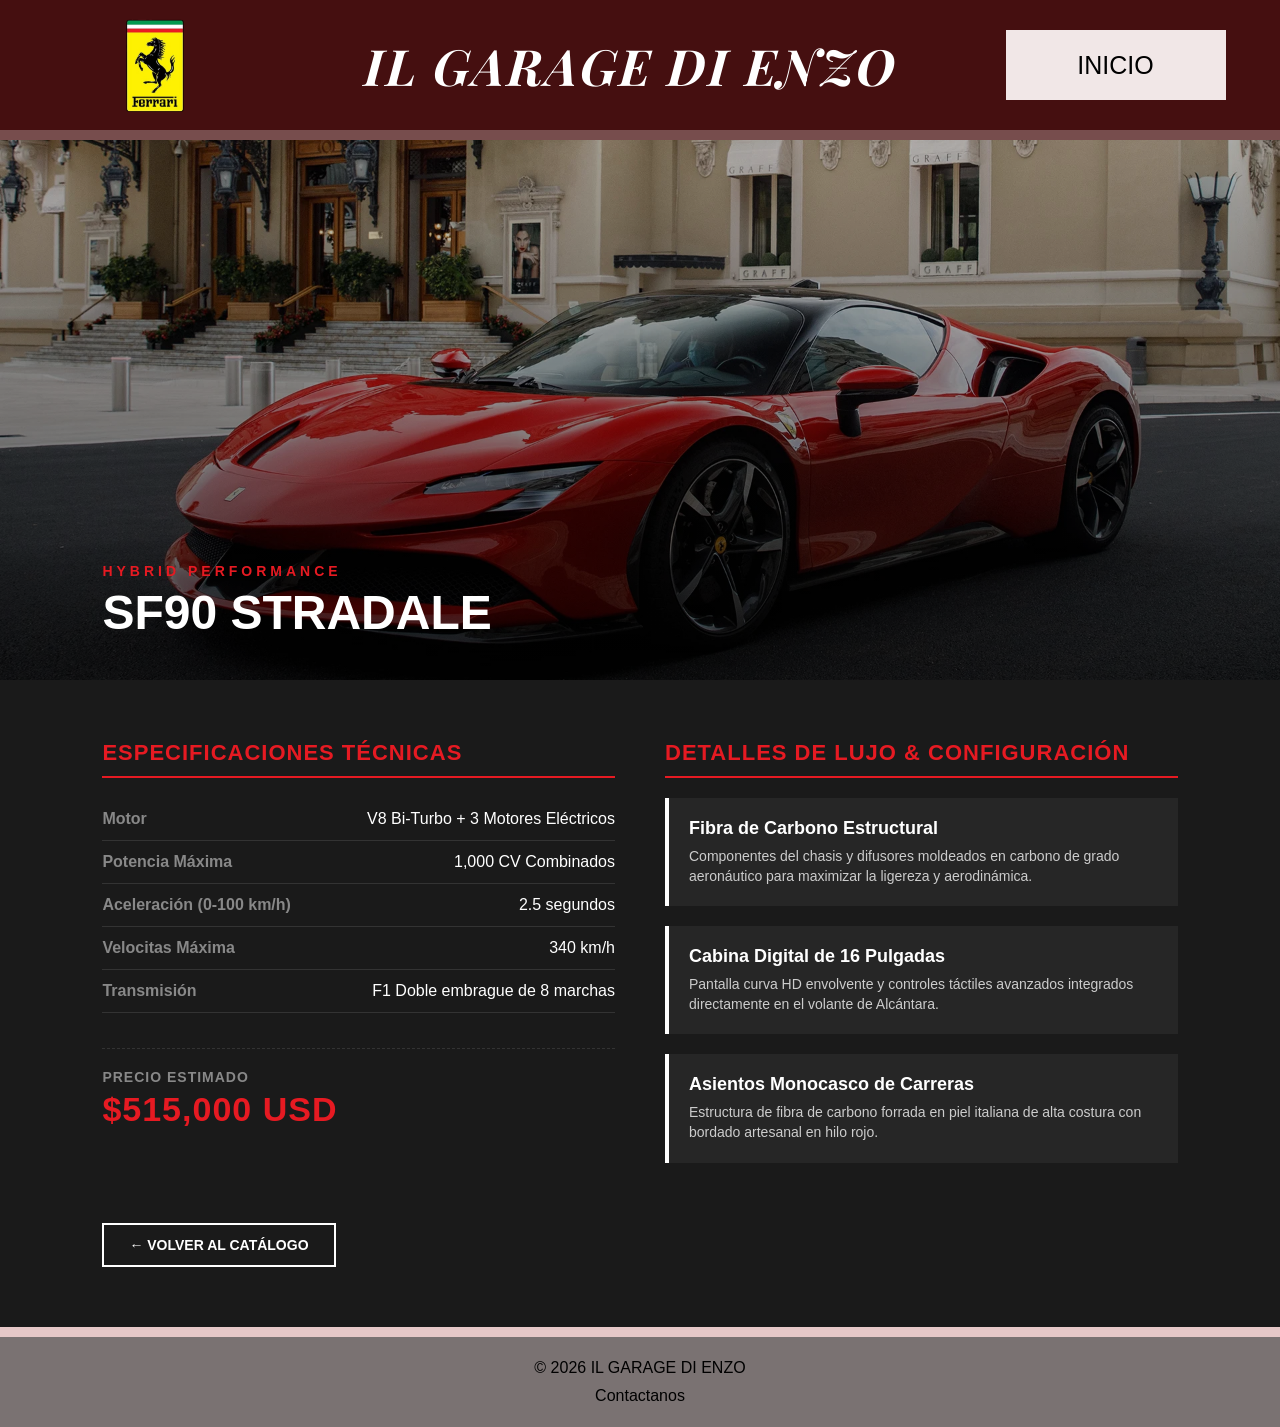
<file: sf90.html>
<!DOCTYPE html>
<html lang="es">
<head>
    <meta charset="UTF-8">
    <meta name="viewport" content="width=device-width, initial-scale=1.0">
    <title>Ferrari SF90 Stradale - Detalles</title>
    <link rel="stylesheet" href="style.css">
    
    <!-- Google Fonts -->
    <link rel="preconnect" href="https://fonts.googleapis.com">
    <link rel="preconnect" href="https://fonts.gstatic.com" crossorigin>
    <link href="https://fonts.googleapis.com/css2?family=Imperial+Script&family=Inter:opsz,wght@14..32,100..900&family=Pacifico&family=Playfair+Display:ital,wght@0,400..900;1,400..900&display=swap" rel="stylesheet">

    <style>
        .titulo {
            font-family: 'Playfair Display', serif;
        }
        .detalle-hero {
            width: 100%;
            height: 60vh;
            background-image: linear-gradient(to bottom, rgba(0,0,0,0.2), rgba(0,0,0,0.7)), url('img/Ferrari-SF90-Stradale.jpg.webp');
            background-size: cover;
            background-position: center;
            display: flex;
            align-items: flex-end;
            padding: 40px 8%;
        }
        .detalle-titulo-contenedor { color: white; }
        .detalle-marca { color: #e61a22; font-size: 14px; letter-spacing: 4px; font-weight: bold; }
        .detalle-nombre-carro { font-size: 48px; font-weight: bold; margin-top: 5px; }
        .seccion-info { background-color: #1a1a1a; color: white; padding: 60px 8%; }
        .info-grid { display: flex; gap: 50px; flex-wrap: wrap; }
        .columna-especificaciones { flex: 1; min-width: 300px; }
        .columna-lujos { flex: 1; min-width: 300px; }
        .info-titulo { font-size: 22px; color: #e61a22; border-bottom: 2px solid #e61a22; padding-bottom: 10px; margin-bottom: 20px; letter-spacing: 1px; }
        .tabla-specs { width: 100%; border-collapse: collapse; }
        .tabla-specs tr { border-bottom: 1px solid #333; }
        .tabla-specs td { padding: 12px 0; font-size: 16px; }
        .spec-label { color: #888; font-weight: bold; }
        .spec-value { text-align: right; color: #fff; }
        .lujo-item { margin-bottom: 20px; background-color: #262626; padding: 20px; border-left: 4px solid white; }
        .lujo-item h4 { font-size: 18px; margin-bottom: 8px; color: #fff; }
        .lujo-item p { font-size: 14px; color: #cccccc; line-height: 1.4; }
        .btn-volver { display: inline-block; margin-top: 40px; background-color: transparent; color: white; border: 2px solid white; padding: 12px 25px; text-decoration: none; font-weight: bold; font-size: 14px; transition: all 0.3s ease; }
        .btn-volver:hover { background-color: white; color: black; }

        /* === ESTILOS DEL PRECIO === */
        .contenedor-precio {
            margin-top: 35px;
            padding-top: 20px;
            border-top: 1px dashed #333;
        }
        .precio-label {
            font-size: 14px;
            color: #888;
            font-weight: bold;
            letter-spacing: 1px;
            display: block;
            margin-bottom: 5px;
        }
        .precio-valor {
            font-size: 34px;
            color: #e61a22;
            font-weight: bold;
            letter-spacing: 1px;
        }
    </style>
</head>
<body>

    <header>
        <img class="logo" src="img/Ferrari-logo.jpg" alt="Logo Ferrari">
        <h1 class="titulo">IL GARAGE DI ENZO</h1>
        <a href="index.html" style="text-decoration: none;"><button class="boton">INICIO</button></a>
    </header>

    <section class="detalle-hero">
        <div class="detalle-titulo-contenedor">
            <span class="detalle-marca">HYBRID PERFORMANCE</span>
            <h1 class="detalle-nombre-carro">SF90 STRADALE</h1>
        </div>
    </section>

    <section class="seccion-info">
        <div class="info-grid">
            
            <div class="columna-especificaciones">
                <h3 class="info-titulo">ESPECIFICACIONES TÉCNICAS</h3>
                <table class="tabla-specs">
                    <tr>
                        <td class="spec-label">Motor</td>
                        <td class="spec-value">V8 Bi-Turbo + 3 Motores Eléctricos</td>
                    </tr>
                    <tr>
                        <td class="spec-label">Potencia Máxima</td>
                        <td class="spec-value">1,000 CV Combinados</td>
                    </tr>
                    <tr>
                        <td class="spec-label">Aceleración (0-100 km/h)</td>
                        <td class="spec-value">2.5 segundos</td>
                    </tr>
                    <tr>
                        <td class="spec-label">Velocitas Máxima</td>
                        <td class="spec-value">340 km/h</td>
                    </tr>
                    <tr>
                        <td class="spec-label">Transmisión</td>
                        <td class="spec-value">F1 Doble embrague de 8 marchas</td>
                    </tr>
                </table>

                <div class="contenedor-precio">
                    <span class="precio-label">PRECIO ESTIMADO</span>
                    <span class="precio-valor">$515,000 USD</span>
                </div>
            </div>

            <div class="columna-lujos">
                <h3 class="info-titulo">DETALLES DE LUJO & CONFIGURACIÓN</h3>
                
                <div class="lujo-item">
                    <h4>Fibra de Carbono Estructural</h4>
                    <p>Componentes del chasis y difusores moldeados en carbono de grado aeronáutico para maximizar la ligereza y aerodinámica.</p>
                </div>

                <div class="lujo-item">
                    <h4>Cabina Digital de 16 Pulgadas</h4>
                    <p>Pantalla curva HD envolvente y controles táctiles avanzados integrados directamente en el volante de Alcántara.</p>
                </div>

                <div class="lujo-item">
                    <h4>Asientos Monocasco de Carreras</h4>
                    <p>Estructura de fibra de carbono forrada en piel italiana de alta costura con bordado artesanal en hilo rojo.</p>
                </div>
            </div>

        </div>

        <a href="index.html" class="btn-volver">← VOLVER AL CATÁLOGO</a>
    </section>

    <footer>
            <p>© 2026 IL GARAGE DI ENZO</p>
            <div class="links">
                <a href="https://www.whatsapp.com/?lang=es" target="_blank">Contactanos</a>
            </div>
        </footer>

</body>
</html>
</file>
<file: style.css>
*{
    margin: 0;
    padding: 0;
    box-sizing: border-box;
    font-family: Arial;
}

body{
    background-color: #4d1616;
    overflow-x: hidden; 
}

.contenedor-oculto {
    display: none;
}

.contenedor{
    width: 92%;
    margin: 0 auto;
    display: block; 
}

/* HEADER */

header{
    background-color: hsla(359, 66%, 16%, 0.84);
    height: 140px;
    width: 100%; 
    display: flex;
    justify-content: space-around;
    align-items: center;
    border-bottom: 10px solid rgb(119, 77, 77);
}

.logo{
    width: 200px;
}

.titulo {
    font-family: 'Playfair Display', serif;
    font-size: 50px;         /* Tamaño grande y legible */
    font-weight: 700;        /* Negrita elegante */
    letter-spacing: 2px;     /* Separación con clase entre letras */
    font-style: italic;      /* Toque inclinado tipo marca de lujo */
    color: #ffffff;          /* Asegura que sea blanca (o el color que tengas) */
}

.boton{
    width: 220px;
    height: 70px;
    border: none;
    background-color: #f1e7e7;
    font-size: 25px;
    cursor: pointer;
}

/* PORTADA DE BIENVENIDA CON EFECTO SLIDER */

.hero {
    background-image: linear-gradient(to right, rgba(0, 0, 0, 0.85) 35%, rgba(0, 0, 0, 0.2) 100%), 
                      url('img/Ferrari-SF90-Stradale.jpg.webp'); 
    
    background-size: cover;       
    background-position: center;  
    width: 100%; 
    height: calc(100vh - 140px);                 
    
    display: flex;
    align-items: center;          
    padding-left: 8%;  
    
    /* EFECTO TRANSICIÓN: Hace que el cambio de imagen de fondo sea suave */
    transition: background-image 0.8s ease-in-out;          
}

.hero-contenido {
    max-width: 500px;             
    color: white;
}

.hero-subtitulo {
    font-size: 14px;
    letter-spacing: 3px;          
    color: #e61a22;               
    margin-bottom: 10px;
    font-weight: bold;
}

.hero-titulo {
    font-size: 42px;
    line-height: 1.1;
    margin-bottom: 15px;
    font-weight: bold;
}

.hero-descripcion {
    font-size: 16px;
    color: #dddddd;
    margin-bottom: 25px;
    line-height: 1.4;
    height: 50px; /* Evita que el botón se mueva si un texto es más largo que otro */
}

.hero-boton {
    background-color: transparent;
    color: white;
    border: 2px solid white;      
    padding: 12px 30px;
    font-size: 15px;
    font-weight: bold;
    cursor: pointer;
    transition: all 0.3s ease;    
}

.hero-boton:hover {
    background-color: rgba(134, 206, 19, 0.836);
    color: black;
}

/* PRODUCTOS */

.productos{
    background-color: #492c2c;
    padding: 30px;
}

.carro {
    display: flex;
    justify-content: space-around;
    align-items: center;
    margin-bottom: 40px;
    background-color: #665454; 
    padding: 20px;
    border-radius: 15px;
    transition: transform 0.3s ease, box-shadow 0.3s ease;
}

.carro img {
    width: 300px;
    height: 170px;
    object-fit: cover;
    border-radius: 5px;
}

.carro:hover {
    transform: scale(1.03);
    box-shadow: 0px 10px 20px rgba(0, 0, 0, 0.3);
}

.nombre{
    width: 350px;
    height: 100px;
    background-color: #694843;
    display: flex;
    justify-content: center;
    align-items: center;
    font-size: 22px;
    border-radius: 12px; 
    object-fit: cover; 
    color: rgb(255, 255, 255);
}

/* FOOTER */

footer{
    background-color: #7a7272;
    height: 100px;
    border-top: 10px solid rgb(230, 200, 200);
    display: flex;
    flex-direction: column;
    justify-content: center;
    align-items: center;
}

.links{
    margin-top: 10px;
}

.links a{
    text-decoration: none;
    color: black;
    margin: 10px;
}

.productos a{
    text-decoration: none; 
    color: inherit;        
    display: block;        
    width: 100%;   
}
</file>
